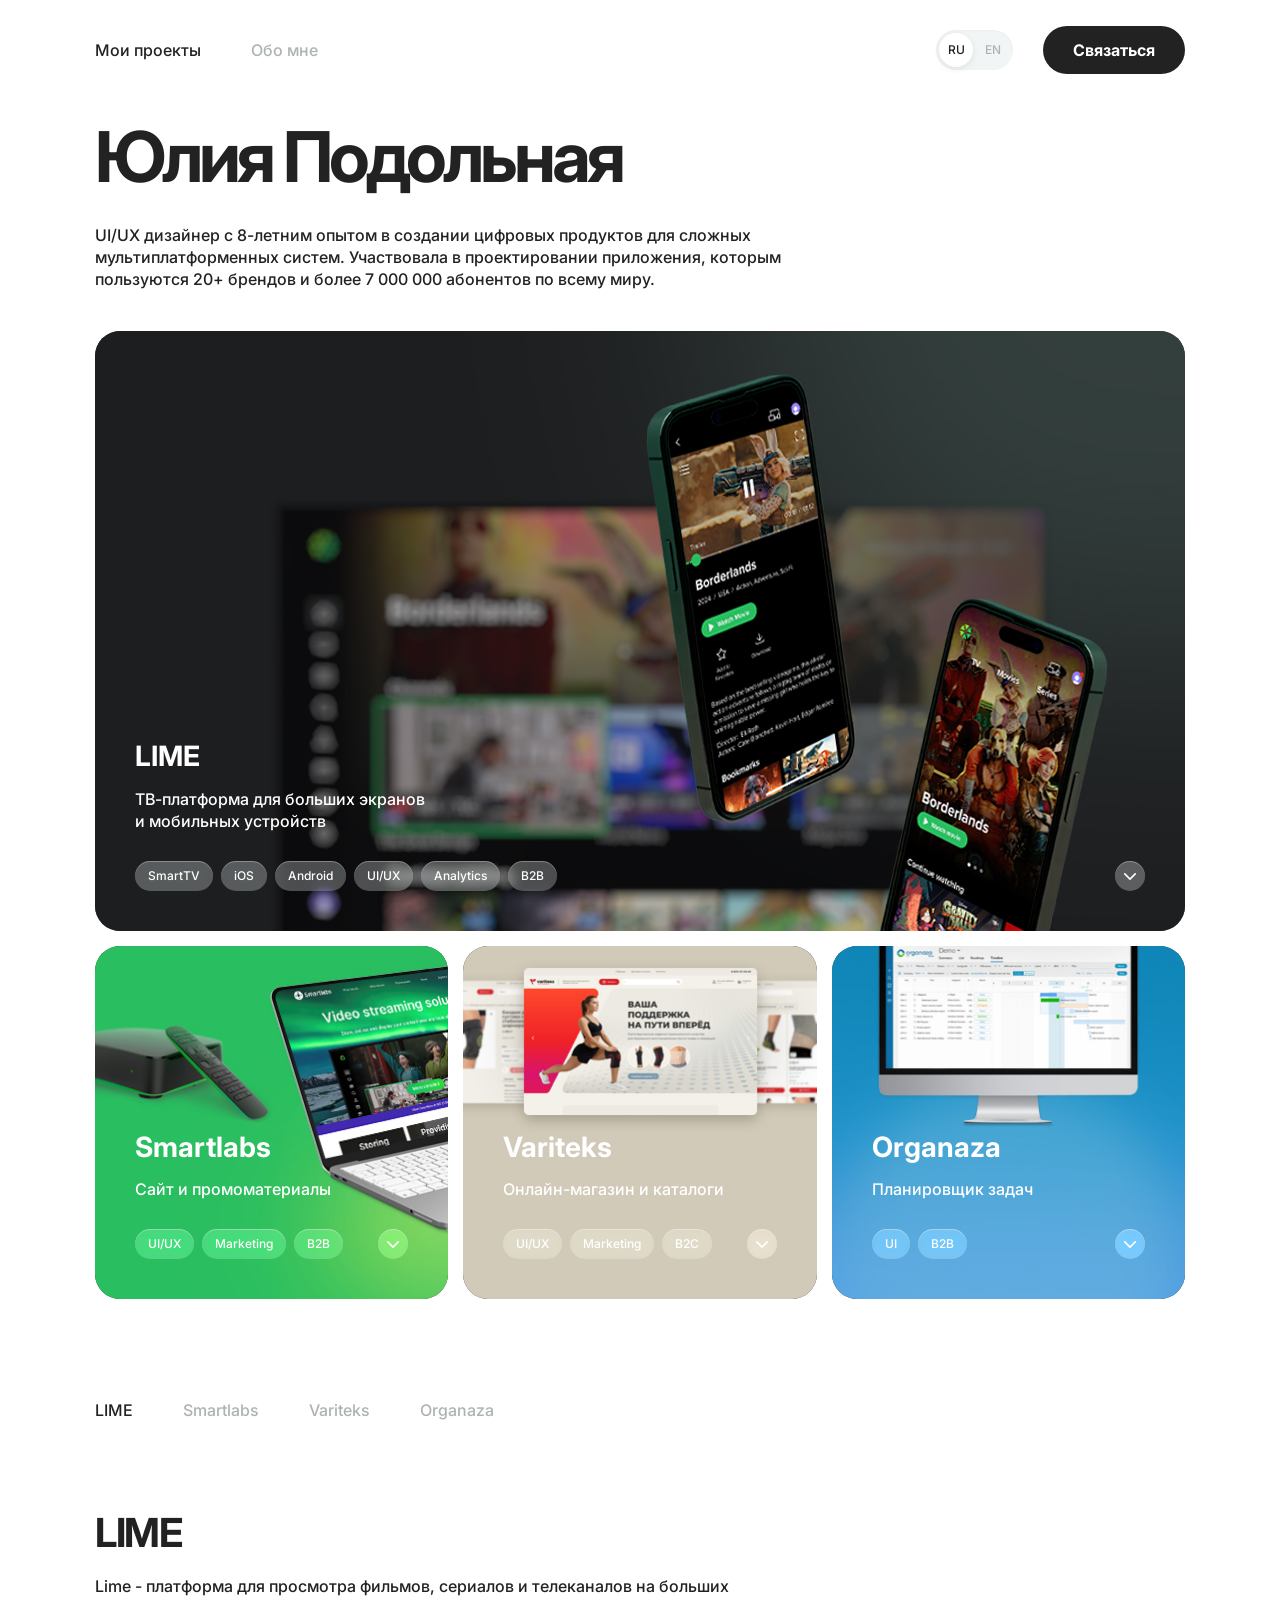
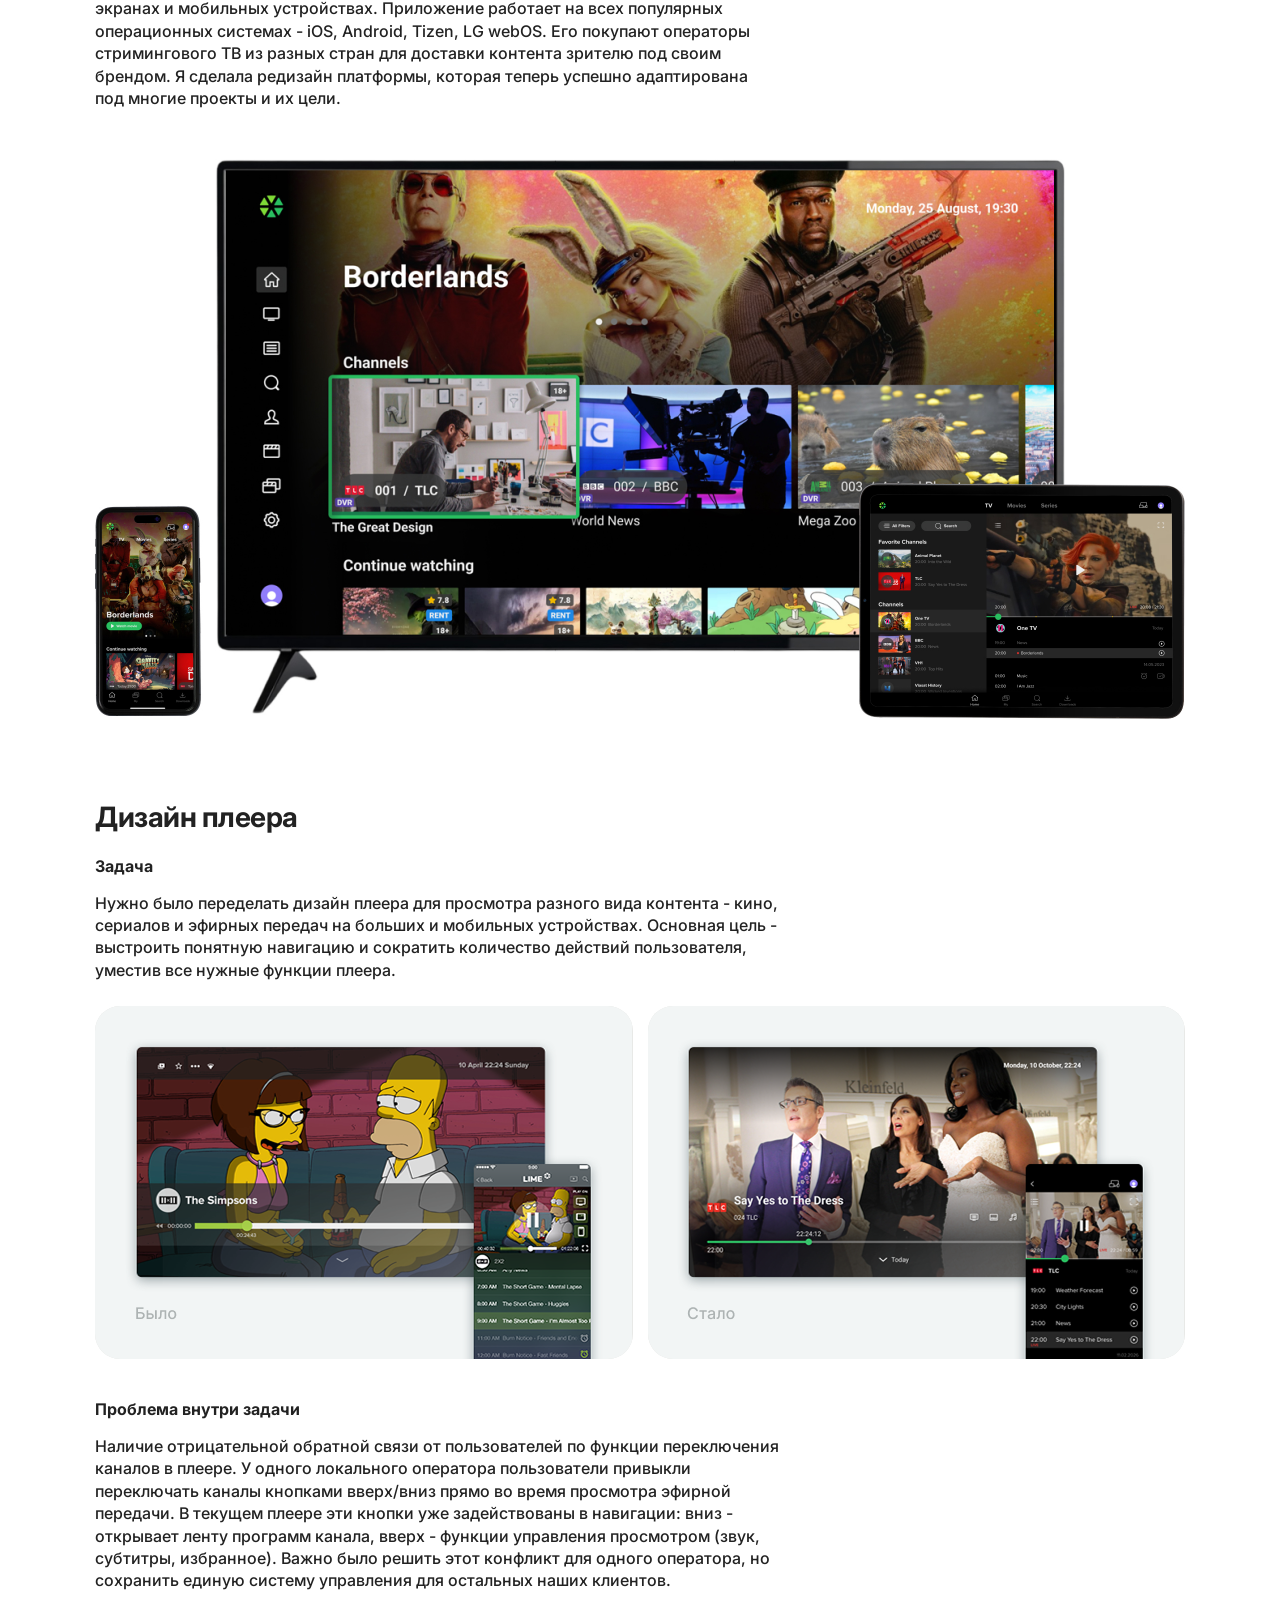
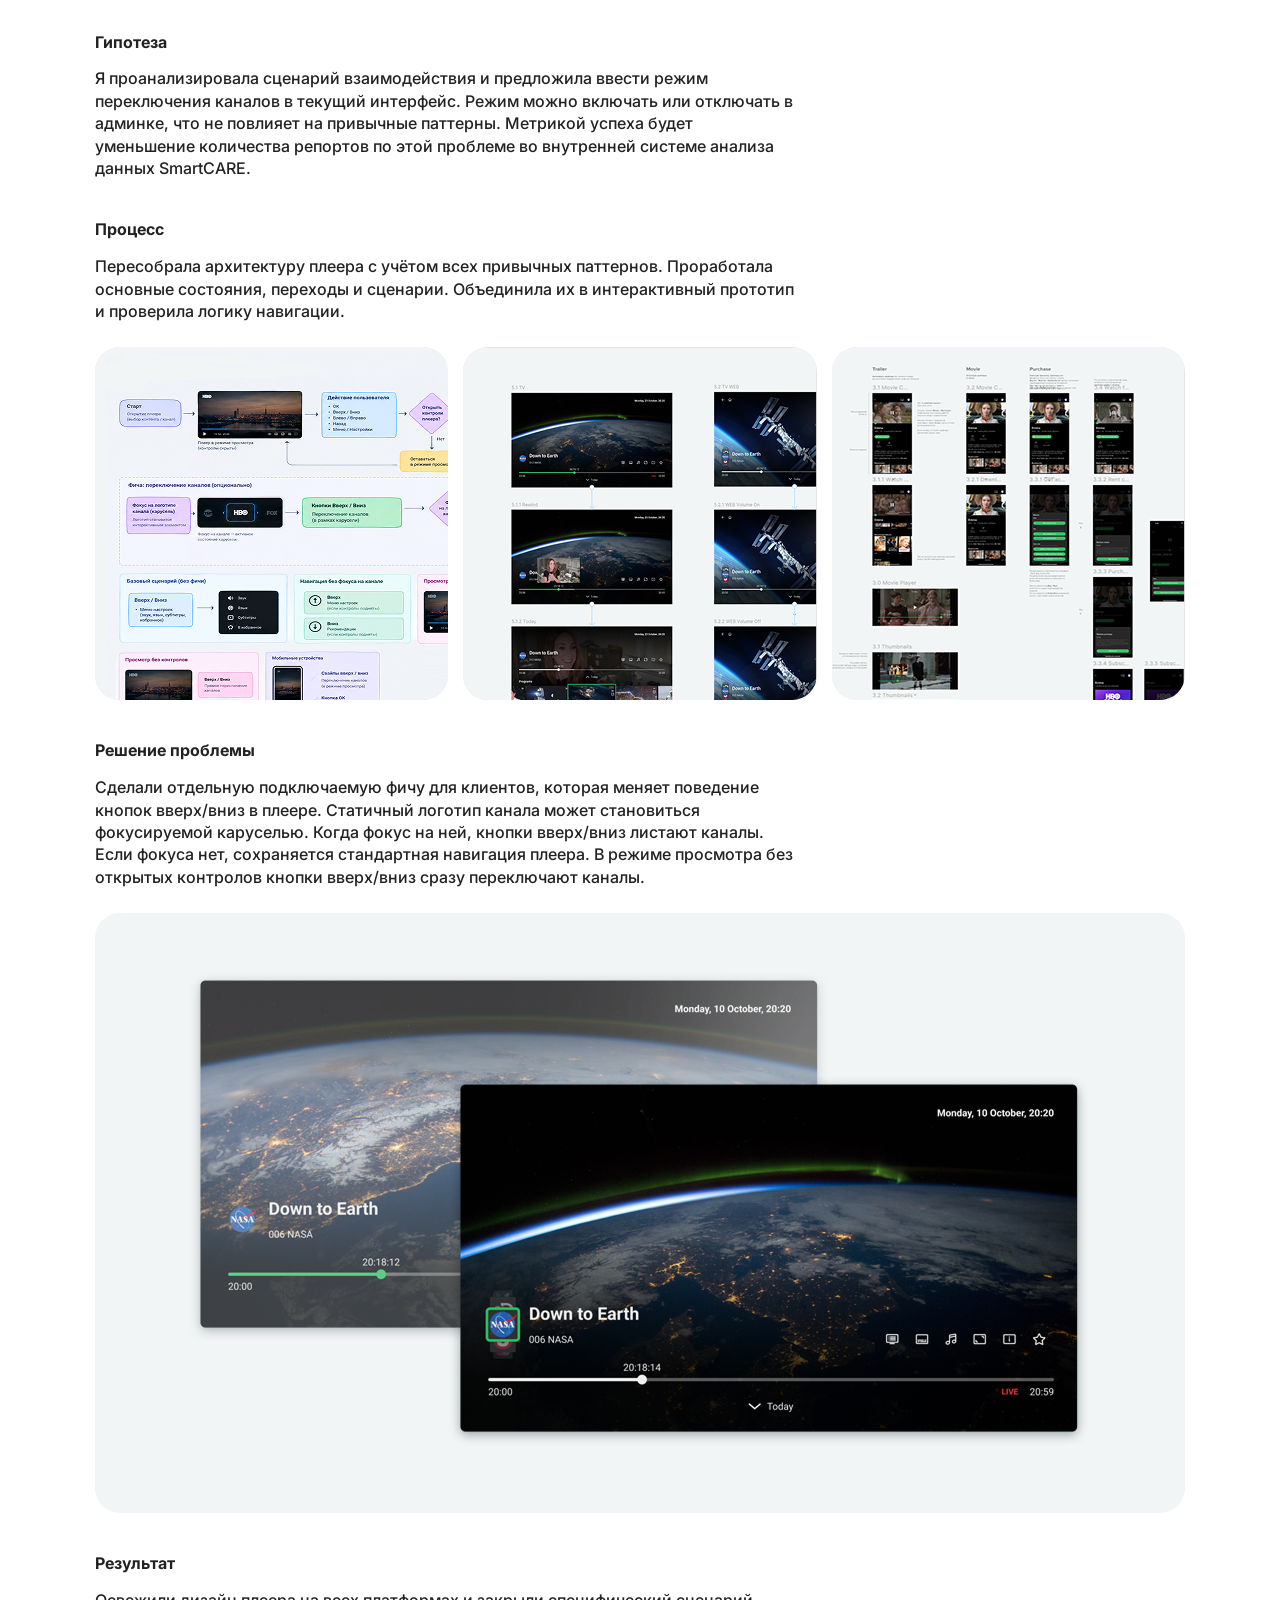
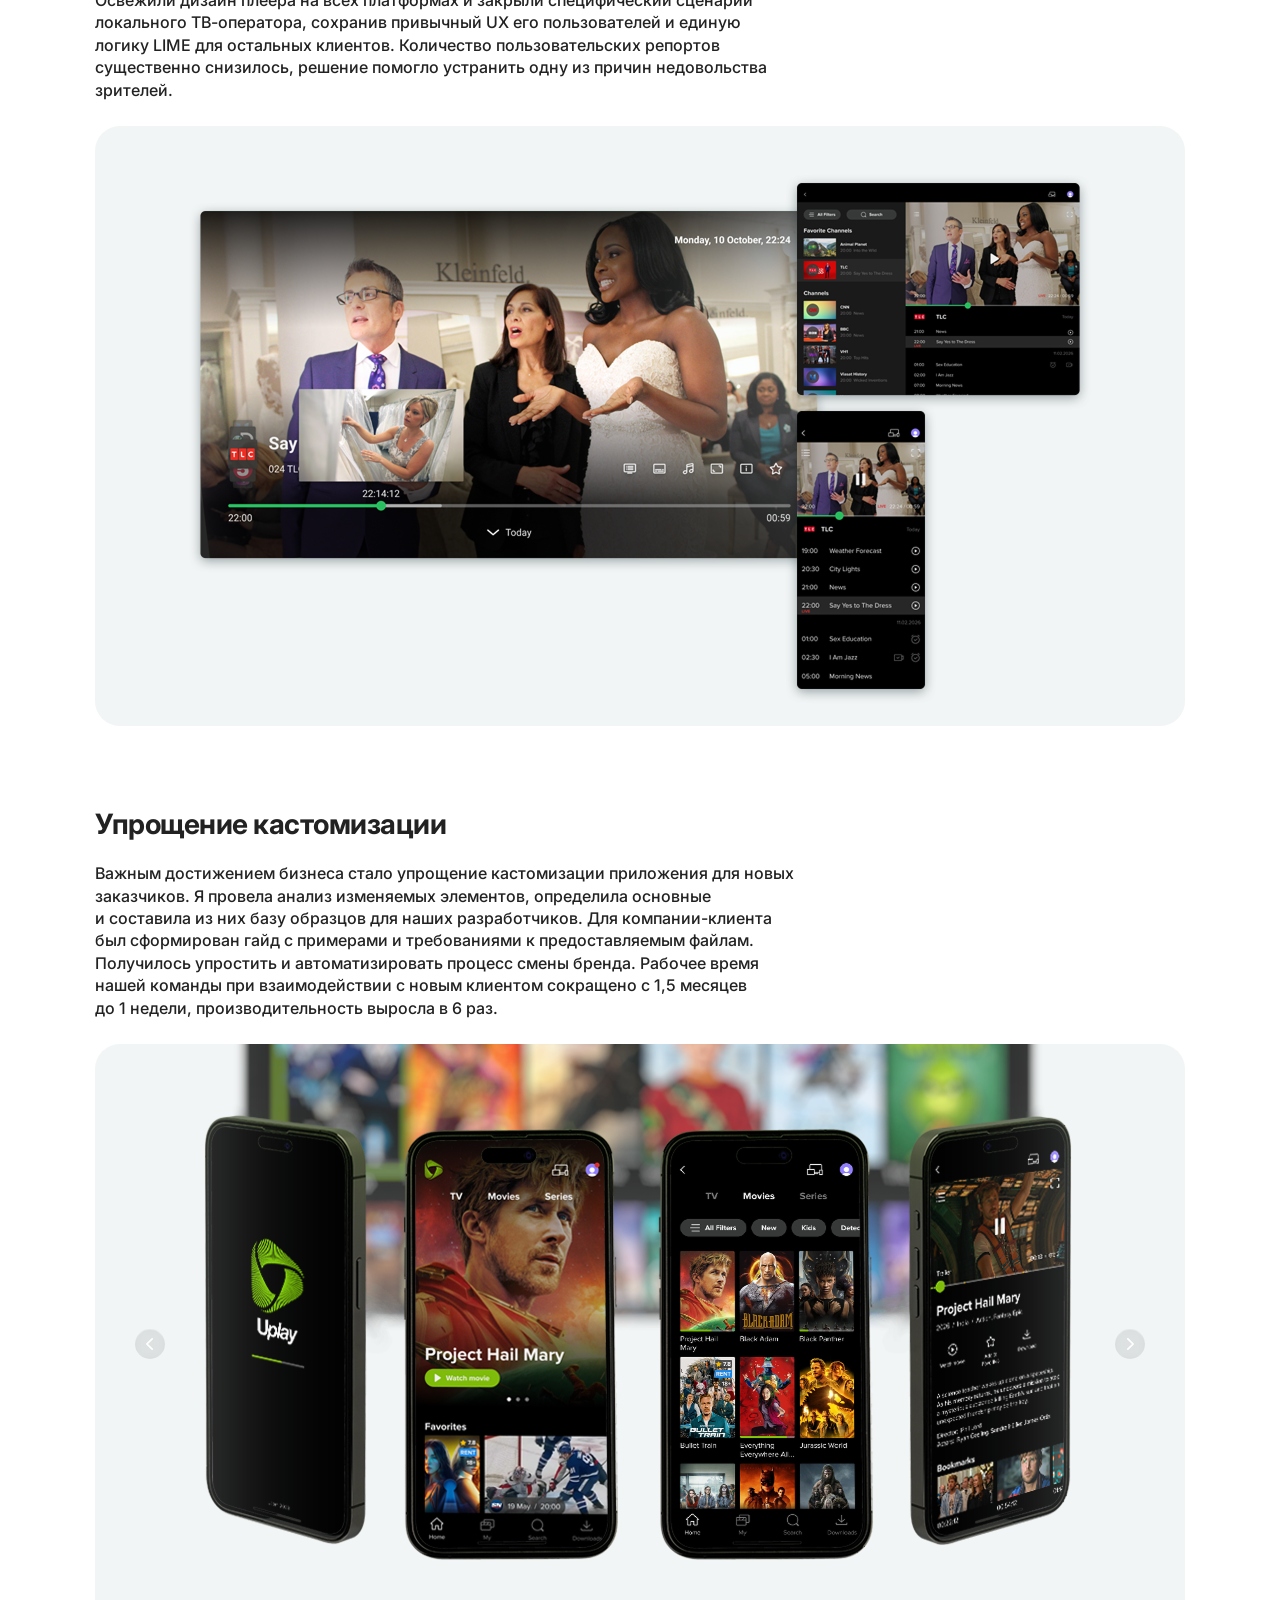
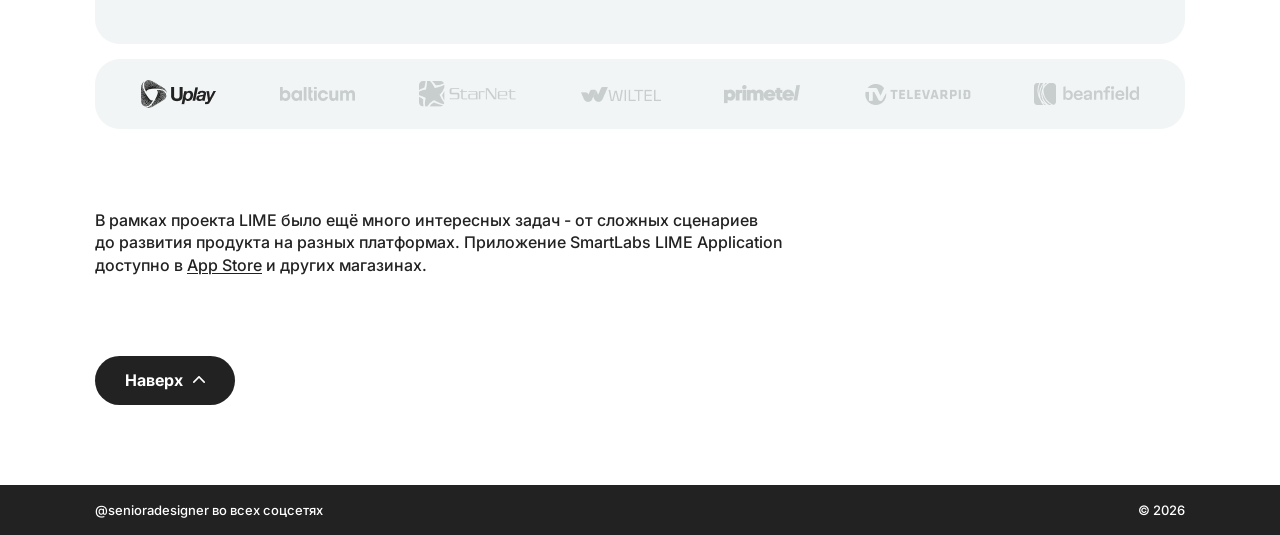
<file: index.html>
<!DOCTYPE html>
<html lang="ru">
<head>
  <meta charset="UTF-8">
  <meta name="viewport" content="width=device-width, initial-scale=1.0">
  <title>Юлия Подольная — UI/UX Designer & Art Director</title>
  <link rel="preconnect" href="https://fonts.googleapis.com">
  <link rel="preconnect" href="https://fonts.gstatic.com" crossorigin>
  <link href="https://fonts.googleapis.com/css2?family=Inter:wght@400;500;600;700&display=swap" rel="stylesheet">
  <link rel="stylesheet" href="style.css">
</head>
<body>

  <header class="header" id="top">
    <div class="header-inner">
      <nav class="nav">
        <a href="index.html" class="active">Мои проекты</a>
        <a href="about.html">Обо мне</a>
      </nav>
      <div class="header-actions">
        <div class="languages">
          <button class="active" type="button">RU</button>
          <a href="index-en.html" class="lang-link">EN</a>
        </div>
        <a class="contact-button" href="#contact">Связаться</a>
      </div>
    </div>
  </header>

  <main class="container">
    <section class="intro">
      <h1>Юлия Подольная</h1>
      <p class="intro-description">
        UI/UX дизайнер с 8-летним опытом в создании цифровых продуктов для сложных мультиплатформенных систем. Участвовала в проектировании приложения, которым пользуются 20+ брендов и более 7 000 000 абонентов по всему миру.
      </p>
    </section>

    <!-- Сетка карточек проектов -->
    <section class="project-grid" aria-label="Избранные проекты">
      <!-- LIME -->
      <a class="project-card featured" href="#case-section" data-target="lime">
        <img class="card-image" src="assets/lime-cover.jpg" alt="LIME">
        <div>
          <h2 class="project-title">LIME</h2>
          <p class="project-subtitle">ТВ-платформа для больших экранов<br>и мобильных устройств</p>
        </div>
        <div class="project-bottom">
          <div class="tags">
            <span class="tag">SmartTV</span><span class="tag">iOS</span>
            <span class="tag">Android</span><span class="tag">UI/UX</span>
            <span class="tag">Analytics</span><span class="tag">B2B</span>
          </div>
          <span class="arrow">
            <svg width="12" height="10" viewBox="0 0 12 10" fill="none" xmlns="http://www.w3.org/2000/svg">
              <path d="M5.99153 7.00288L1.38196 2.24062C1.06753 1.91983 0.550246 1.91983 0.23582 2.24062C-0.0786066 2.5614 -0.0786066 3.08913 0.23582 3.40991L5.4134 8.762C5.49454 8.83444 5.58582 8.89652 5.68725 8.93791C5.73796 8.95861 5.78868 8.95861 5.82925 8.96896C5.89011 8.9793 5.94082 9 5.99153 9C6.04225 9 6.09296 8.9793 6.15382 8.96896C6.20453 8.95861 6.25525 8.95861 6.29582 8.93791C6.39725 8.89652 6.48853 8.83444 6.56967 8.75165L11.7667 3.42023C11.929 3.25467 12 3.04771 12 2.83041C12 2.6131 11.9189 2.40615 11.7667 2.24059C11.4523 1.9198 10.935 1.9198 10.6206 2.24059L5.99153 7.00288Z" fill="currentColor"/>
            </svg>
          </span>
        </div>
      </a>

      <!-- Smartlabs -->
      <a class="project-card" href="#case-section" data-target="smartlabs">
        <img class="card-image" src="assets/smartlabs-cover.jpg" alt="Smartlabs">
        <div>
          <h2 class="project-title">Smartlabs</h2>
          <p class="project-subtitle">Сайт и промоматериалы</p>
        </div>
        <div class="project-bottom">
          <div class="tags">
            <span class="tag">UI/UX</span><span class="tag">Marketing</span>
            <span class="tag">B2B</span>
          </div>
          <span class="arrow">
            <svg width="12" height="10" viewBox="0 0 12 10" fill="none" xmlns="http://www.w3.org/2000/svg">
              <path d="M5.99153 7.00288L1.38196 2.24062C1.06753 1.91983 0.550246 1.91983 0.23582 2.24062C-0.0786066 2.5614 -0.0786066 3.08913 0.23582 3.40991L5.4134 8.762C5.49454 8.83444 5.58582 8.89652 5.68725 8.93791C5.73796 8.95861 5.78868 8.95861 5.82925 8.96896C5.89011 8.9793 5.94082 9 5.99153 9C6.04225 9 6.09296 8.9793 6.15382 8.96896C6.20453 8.95861 6.25525 8.95861 6.29582 8.93791C6.39725 8.89652 6.48853 8.83444 6.56967 8.75165L11.7667 3.42023C11.929 3.25467 12 3.04771 12 2.83041C12 2.6131 11.9189 2.40615 11.7667 2.24059C11.4523 1.9198 10.935 1.9198 10.6206 2.24059L5.99153 7.00288Z" fill="currentColor"/>
            </svg>
          </span>
        </div>
      </a>

      <!-- Variteks -->
      <a class="project-card" href="#case-section" data-target="variteks">
        <img class="card-image" src="assets/variteks-cover.jpg" alt="Variteks">
        <div>
          <h2 class="project-title">Variteks</h2>
          <p class="project-subtitle">Онлайн-магазин и каталоги</p>
        </div>
        <div class="project-bottom">
          <div class="tags">
            <span class="tag">UI/UX</span><span class="tag">Marketing</span>
            <span class="tag">B2C</span>
          </div>
          <span class="arrow">
            <svg width="12" height="10" viewBox="0 0 12 10" fill="none" xmlns="http://www.w3.org/2000/svg">
              <path d="M5.99153 7.00288L1.38196 2.24062C1.06753 1.91983 0.550246 1.91983 0.23582 2.24062C-0.0786066 2.5614 -0.0786066 3.08913 0.23582 3.40991L5.4134 8.762C5.49454 8.83444 5.58582 8.89652 5.68725 8.93791C5.73796 8.95861 5.78868 8.95861 5.82925 8.96896C5.89011 8.9793 5.94082 9 5.99153 9C6.04225 9 6.09296 8.9793 6.15382 8.96896C6.20453 8.95861 6.25525 8.95861 6.29582 8.93791C6.39725 8.89652 6.48853 8.83444 6.56967 8.75165L11.7667 3.42023C11.929 3.25467 12 3.04771 12 2.83041C12 2.6131 11.9189 2.40615 11.7667 2.24059C11.4523 1.9198 10.935 1.9198 10.6206 2.24059L5.99153 7.00288Z" fill="currentColor"/>
            </svg>
          </span>
        </div>
      </a>

      <!-- Organaza -->
      <a class="project-card" href="#case-section" data-target="organaza">
        <img class="card-image" src="assets/organaza-cover.jpg" alt="Organaza">
        <div>
          <h2 class="project-title">Organaza</h2>
          <p class="project-subtitle">Планировщик задач</p>
        </div>
        <div class="project-bottom">
          <div class="tags">
            <span class="tag">UI</span><span class="tag">B2B</span>
          </div>
          <span class="arrow">
            <svg width="12" height="10" viewBox="0 0 12 10" fill="none" xmlns="http://www.w3.org/2000/svg">
              <path d="M5.99153 7.00288L1.38196 2.24062C1.06753 1.91983 0.550246 1.91983 0.23582 2.24062C-0.0786066 2.5614 -0.0786066 3.08913 0.23582 3.40991L5.4134 8.762C5.49454 8.83444 5.58582 8.89652 5.68725 8.93791C5.73796 8.95861 5.78868 8.95861 5.82925 8.96896C5.89011 8.9793 5.94082 9 5.99153 9C6.04225 9 6.09296 8.9793 6.15382 8.96896C6.20453 8.95861 6.25525 8.95861 6.29582 8.93791C6.39725 8.89652 6.48853 8.83444 6.56967 8.75165L11.7667 3.42023C11.929 3.25467 12 3.04771 12 2.83041C12 2.6131 11.9189 2.40615 11.7667 2.24059C11.4523 1.9198 10.935 1.9198 10.6206 2.24059L5.99153 7.00288Z" fill="currentColor"/>
            </svg>
          </span>
        </div>
      </a>
    </section>

    <!-- Меню вкладок кейсов -->
    <nav class="project-tabs" id="project-tabs">
      <a href="#" class="active" data-target="lime">LIME</a>
      <a href="#" data-target="smartlabs">Smartlabs</a>
      <a href="#" data-target="variteks">Variteks</a>
      <a href="#" data-target="organaza">Organaza</a>
    </nav>

    <!-- КОНТЕЙНЕР ДЛЯ КЕЙСОВ (переключается JS) -->
    <div id="case-section" class="case-content-wrapper">
      
      <!-- КЕЙС LIME -->
      <div class="case-item active" id="case-lime">
        <h2>LIME</h2>
        <p class="case-intro">
          Lime - платформа для просмотра фильмов, сериалов и телеканалов на больших экранах и мобильных устройствах. Приложение работает на всех популярных операционных системах - iOS, Android, Tizen, LG webOS. Его покупают операторы стримингового ТВ из разных стран для доставки контента зрителю под своим брендом. Я сделала редизайн платформы, которая теперь успешно адаптирована<br>под многие проекты и их цели.
        </p>
        <div class="case-visual">
          <img class="visual-main" src="assets/lime-visual-main.jpg" alt="LIME Main">
        </div>

                <!-- ПОДЗАГОЛОВОК 1 -->
        <section class="case-section">
          <h3 class="case-title-large">Дизайн плеера</h3>
          
          <!-- Раздел: Дизайн плеера -->
          <div class="case-subsection">
            <h4>Задача</h4>
            <p>Нужно было переделать дизайн плеера для просмотра разного вида контента - кино, сериалов и эфирных передач на больших и мобильных устройствах. Основная цель - выстроить понятную навигацию и сократить количество действий пользователя, уместив все нужные функции плеера.</p>
            <div class="two-images">
              <div class="image-placeholder"><img src="assets/lime-task-1.jpg" alt="Player 1"></div>
              <div class="image-placeholder"><img src="assets/lime-task-2.jpg" alt="Player 2"></div>
            </div>
          </div>

          <!-- Раздел: Проблема -->
          <div class="case-subsection">
            <h4>Проблема внутри задачи</h4>
            <p>Наличие отрицательной обратной связи от пользователей по функции переключения каналов в плеере. У одного локального оператора пользователи привыкли переключать каналы кнопками вверх/вниз прямо во время просмотра эфирной передачи. В текущем плеере эти кнопки уже задействованы в навигации: вниз - открывает ленту программ канала, вверх - функции управления просмотром (звук, субтитры, избранное). Важно было решить этот конфликт для одного оператора, но сохранить единую систему управления для остальных наших клиентов.</p>
          </div>

          <!-- Раздел: Гипотеза -->
          <div class="case-subsection">
            <h4>Гипотеза</h4>
            <p>Я проанализировала сценарий взаимодействия и предложила ввести режим переключения каналов в текущий интерфейс. Режим можно включать или отключать в админке, что не повлияет на привычные паттерны. Метрикой успеха будет уменьшение количества репортов по этой проблеме во внутренней системе анализа данных SmartCARE.</p>
          </div>

          <!-- Раздел: Процесс -->
          <div class="case-subsection">
            <h4>Процесс</h4>
            <p>Пересобрала архитектуру плеера с учётом всех привычных паттернов. Проработала основные состояния, переходы и сценарии. Объединила их в интерактивный прототип и проверила логику навигации.</p>
            <div class="three-images">
              <div class="image-placeholder"><img src="assets/lime-problem-1.jpg" alt="Process 1"></div>
              <div class="image-placeholder"><img src="assets/lime-problem-2.jpg" alt="Process 2"></div>
              <div class="image-placeholder"><img src="assets/lime-problem-3.jpg" alt="Process 3"></div>
            </div>
          </div>

          <!-- Раздел: Решение проблемы -->
          <div class="case-subsection">
            <h4>Решение проблемы</h4>
            <p>Сделали отдельную подключаемую фичу для клиентов, которая меняет поведение кнопок вверх/вниз в плеере. Статичный логотип канала может становиться фокусируемой каруселью. Когда фокус на ней, кнопки вверх/вниз листают каналы. Если фокуса нет, сохраняется стандартная навигация плеера. В режиме просмотра без открытых контролов кнопки вверх/вниз сразу переключают каналы.</p>
            <div class="image-placeholder full-width-img h-600">
              <img src="assets/lime-solution.jpg" alt="Solution">
            </div>
          </div>

          <!-- Раздел: Результат -->
          <div class="case-subsection">
            <h4>Результат</h4>
            <p>Освежили дизайн плеера на всех платформах и закрыли специфический сценарий локального ТВ-оператора, сохранив привычный UX его пользователей и единую логику LIME для остальных клиентов. Количество пользовательских репортов существенно снизилось, решение помогло устранить одну из причин недовольства зрителей.</p>
            <div class="image-placeholder full-width-img h-600">
              <img src="assets/lime-result.jpg" alt="Result">
            </div>
          </div>
        </section>

        <section class="case-section">
          <h3 class="case-title-large">Упрощение кастомизации</h3>
          <p>Важным достижением бизнеса стало упрощение кастомизации приложения для новых заказчиков. Я провела анализ изменяемых элементов, определила основные<br>и составила из них базу образцов для наших разработчиков. Для компании-клиента был сформирован гайд с примерами и требованиями к предоставляемым файлам. Получилось упростить и автоматизировать процесс смены бренда. Рабочее время нашей команды при взаимодействии с новым клиентом сокращено с 1,5 месяцев<br>до 1 недели, производительность выросла в 6 раз.</p>
          
          <!-- Карусель -->
          <div class="carousel-wrapper">
            <div class="carousel-track" id="carouselTrack">
              <div class="carousel-slide active"><img src="assets/lime-customization-1.jpg" alt="Кастомизация 1"></div>
              <div class="carousel-slide"><img src="assets/lime-customization-2.jpg" alt="Кастомизация 2"></div>
              <div class="carousel-slide"><img src="assets/lime-customization-3.jpg" alt="Кастомизация 3"></div>
              <div class="carousel-slide"><img src="assets/lime-customization-4.jpg" alt="Кастомизация 4"></div>
              <div class="carousel-slide"><img src="assets/lime-customization-5.jpg" alt="Кастомизация 5"></div>
              <div class="carousel-slide"><img src="assets/lime-customization-6.jpg" alt="Кастомизация 6"></div>
              <div class="carousel-slide"><img src="assets/lime-customization-7.jpg" alt="Кастомизация 7"></div>
            </div>

            <button class="carousel-btn carousel-btn-prev" id="carouselPrev" aria-label="Предыдущий слайд">
              <svg class="icon-arrow" width="12" height="10" viewBox="0 0 12 10" fill="none" xmlns="http://www.w3.org/2000/svg">
                <path d="M5.99153 7.00288L1.38196 2.24062C1.06753 1.91983 0.550246 1.91983 0.23582 2.24062C-0.0786066 2.5614 -0.0786066 3.08913 0.23582 3.40991L5.4134 8.762C5.49454 8.83444 5.58582 8.89652 5.68725 8.93791C5.73796 8.95861 5.78868 8.95861 5.82925 8.96896C5.89011 8.9793 5.94082 9 5.99153 9C6.04225 9 6.09296 8.9793 6.15382 8.96896C6.20453 8.95861 6.25525 8.95861 6.29582 8.93791C6.39725 8.89652 6.48853 8.83444 6.56967 8.75165L11.7667 3.42023C11.929 3.25467 12 3.04771 12 2.83041C12 2.6131 11.9189 2.40615 11.7667 2.24059C11.4523 1.9198 10.935 1.9198 10.6206 2.24059L5.99153 7.00288Z" fill="currentColor"/>
              </svg>
            </button>
            <button class="carousel-btn carousel-btn-next" id="carouselNext" aria-label="Следующий слайд">
              <svg class="icon-arrow" width="12" height="10" viewBox="0 0 12 10" fill="none" xmlns="http://www.w3.org/2000/svg">
                <path d="M5.99153 7.00288L1.38196 2.24062C1.06753 1.91983 0.550246 1.91983 0.23582 2.24062C-0.0786066 2.5614 -0.0786066 3.08913 0.23582 3.40991L5.4134 8.762C5.49454 8.83444 5.58582 8.89652 5.68725 8.93791C5.73796 8.95861 5.78868 8.95861 5.82925 8.96896C5.89011 8.9793 5.94082 9 5.99153 9C6.04225 9 6.09296 8.9793 6.15382 8.96896C6.20453 8.95861 6.25525 8.95861 6.29582 8.93791C6.39725 8.89652 6.48853 8.83444 6.56967 8.75165L11.7667 3.42023C11.929 3.25467 12 3.04771 12 2.83041C12 2.6131 11.9189 2.40615 11.7667 2.24059C11.4523 1.9198 10.935 1.9198 10.6206 2.24059L5.99153 7.00288Z" fill="currentColor"/>
              </svg>
            </button>
          </div>

          <!-- Панель логотипов (табы) -->
          <div class="brand-logos-tabs" id="brandTabs">
            <button class="brand-tab active" data-index="0"><img src="assets/logo-1-dark.png" alt="Uplay" class="logo-dark"><img src="assets/logo-1-light.png" alt="Uplay" class="logo-light"></button>
            <button class="brand-tab" data-index="1"><img src="assets/logo-2-dark.png" alt="Balticum" class="logo-dark"><img src="assets/logo-2-light.png" alt="Balticum" class="logo-light"></button>
            <button class="brand-tab" data-index="2"><img src="assets/logo-3-dark.png" alt="StarNet" class="logo-dark"><img src="assets/logo-3-light.png" alt="StarNet" class="logo-light"></button>
            <button class="brand-tab" data-index="3"><img src="assets/logo-4-dark.png" alt="Wiltel" class="logo-dark"><img src="assets/logo-4-light.png" alt="Wiltel" class="logo-light"></button>
            <button class="brand-tab" data-index="4"><img src="assets/logo-5-dark.png" alt="Primetel" class="logo-dark"><img src="assets/logo-5-light.png" alt="Primetel" class="logo-light"></button>
            <button class="brand-tab" data-index="5"><img src="assets/logo-6-dark.png" alt="Televarp" class="logo-dark"><img src="assets/logo-6-light.png" alt="Televarp" class="logo-light"></button>
            <button class="brand-tab" data-index="6"><img src="assets/logo-7-dark.png" alt="Beanfield" class="logo-dark"><img src="assets/logo-7-light.png" alt="Beanfield" class="logo-light"></button>
          </div>

          <!-- Раздел: В рамках проекта LIME -->
          <section class="case-section">
          <p>В рамках проекта LIME было ещё много интересных задач - от сложных сценариев<br>до развития продукта на разных платформах. Приложение SmartLabs LIME Application доступно в <a href="https://apps.apple.com/ru/app/smartlabs-lime-application/id6444482491" target="_blank" rel="noopener">App Store</a> и других магазинах.</p>
        </section>

      </div>

      <!-- КЕЙС SMARTLABS -->
      <div class="case-item" id="case-smartlabs">
        <h2>Smartlabs</h2>
        <p class="case-intro">Smartlabs - компания, которая создаёт программные решения и инфраструктуру для сервисов цифрового ТВ, а также производит приставки. В роли арт-директора я выстраивала целостную визуальную систему бренда - от обновления фирменного стиля и сайта до презентаций, рекламы, социальных сетей и выставочных стендов. Одновременно работала над дизайном самостоятельно и координировала работу других специалистов, обеспечивая единый визуальный язык во всех точках контакта с брендом.</p>
        
        <div class="grid-masonry">
          <!-- Ряд 1: Широкая (2 колонки) + Квадратная (1 колонка) -->
          <div class="image-placeholder gm-wide"><img src="assets/sm-1.jpg" alt=""></div>
          <div class="image-placeholder gm-square"><img src="assets/sm-2.jpg" alt=""></div>
          
          <!-- Ряд 2: Три квадратные -->
          <div class="image-placeholder gm-square"><img src="assets/sm-3.jpg" alt=""></div>
          <div class="image-placeholder gm-square"><img src="assets/sm-4.jpg" alt=""></div>
          <div class="image-placeholder gm-square"><img src="assets/sm-5.jpg" alt=""></div>
          
          <!-- Ряд 3: Квадратная (1 колонка) + Широкая (2 колонки) -->
          <div class="image-placeholder gm-square"><img src="assets/sm-6.jpg" alt=""></div>
          <div class="image-placeholder gm-wide"><img src="assets/sm-7.jpg" alt=""></div>
        </div>

                <!-- ПОДЗАГОЛОВОК 1 -->
        <section class="case-section">
          <h3 class="case-title-large">Пример задачи</h3>
          
          <!-- Раздел: Сайт -->
          <div class="case-subsection">
            <h4>Сайт</h4>
            <p>Требовалось переработать сайт Smartlabs как основной инструмент презентации продуктов и решений компании. Пересобрать продуктовую структуру, сделать предложение понятным для потенциальных клиентов и выстроить более современную визуальную подачу.</p>
            <div class="two-images">
              <div class="image-placeholder"><img src="assets/sm-site-old.jpg" alt="Старый сайт"></div>
              <div class="image-placeholder"><img src="assets/sm-site-new.jpg" alt="Новый сайт"></div>
            </div>
          </div>

          <!-- Раздел: Проблема -->
          <div class="case-subsection">
            <h4>Проблема</h4>
            <p>Старый сайт был построен вокруг большого количества продуктов решений, которые последовательно перечислялись на главной странице сложным техническим языком. При этом между ними не было понятной иерархии, сложная система меню и подменю затрудняла навигацию. Для b2b-компании это становилось маркетинговой проблемой. Сайт не помогал менеджерам быстро направлять клиента к нужной информации.</p>
          </div>

          <!-- Раздел: Процесс -->
          <div class="case-subsection">
            <h4>Процесс</h4>
            <p>На первом этапе я пересобрала продуктовую структуру сайта с точки зрения маркетинга: объединила продукты и решения в понятные группы, упростила меню и выстроила новую иерархию разделов.</p>
            <p>Для ключевых страниц самостоятельно проработала содержание: сформулировала тексты и объяснила простым языком, что представляет собой каждый продукт, какие задачи он решает и для кого предназначен.</p>
            <p>После этого перевела новую маркетинговую структуру в UX и UI: спроектировала навигацию, иерархию страниц и обновила визуальную систему сайта.</p>
            <div class="three-images">
              <div class="image-placeholder"><img src="assets/sm-process-1.jpg" alt="Процесс 1"></div>
              <div class="image-placeholder"><img src="assets/sm-process-2.jpg" alt="Процесс 2"></div>
              <div class="image-placeholder"><img src="assets/sm-process-3.jpg" alt="Процесс 3"></div>
            </div>
          </div>

          <!-- Раздел: Результат -->
          <div class="case-subsection">
            <h4>Результат</h4>
            <p>Продукты и решения стали представлены в виде отдельных визуальных модулей - кубиков, баннеров, cta-элементов. Такая модульная структура позволила легко менять состав и порядок блоков на главной странице и адаптировать её под сезонные задачи бизнеса. Обновлённая система сделала сайт более удобным инструментом для продаж.</p>
            <p><a href="https://web.archive.org/web/20221201061248/https://www.smartlabs.tv/en/" target="_blank" rel="noopener">smartlabs.tv</a></p>
            
            <!-- Карусель Smartlabs -->
            <div class="carousel-wrapper">
              <div class="carousel-track" id="smartlabsTrack">
                <div class="carousel-slide active"><img src="assets/sm-carousel-1.jpg" alt="Smartlabs 1"></div>
                <div class="carousel-slide"><img src="assets/sm-carousel-2.jpg" alt="Smartlabs 2"></div>
                <div class="carousel-slide"><img src="assets/sm-carousel-3.jpg" alt="Smartlabs 3"></div>
                <div class="carousel-slide"><img src="assets/sm-carousel-4.jpg" alt="Smartlabs 4"></div>
              </div>
              <button class="carousel-btn carousel-btn-prev" id="smCarouselPrev" aria-label="Предыдущий слайд">
                <svg class="icon-arrow" width="12" height="10" viewBox="0 0 12 10" fill="none" xmlns="http://www.w3.org/2000/svg"><path d="M5.99153 7.00288L1.38196 2.24062C1.06753 1.91983 0.550246 1.91983 0.23582 2.24062C-0.0786066 2.5614 -0.0786066 3.08913 0.23582 3.40991L5.4134 8.762C5.49454 8.83444 5.58582 8.89652 5.68725 8.93791C5.73796 8.95861 5.78868 8.95861 5.82925 8.96896C5.89011 8.9793 5.94082 9 5.99153 9C6.04225 9 6.09296 8.9793 6.15382 8.96896C6.20453 8.95861 6.25525 8.95861 6.29582 8.93791C6.39725 8.89652 6.48853 8.83444 6.56967 8.75165L11.7667 3.42023C11.929 3.25467 12 3.04771 12 2.83041C12 2.6131 11.9189 2.40615 11.7667 2.24059C11.4523 1.9198 10.935 1.9198 10.6206 2.24059L5.99153 7.00288Z" fill="currentColor"/></svg>
              </button>
              <button class="carousel-btn carousel-btn-next" id="smCarouselNext" aria-label="Следующий слайд">
                <svg class="icon-arrow" width="12" height="10" viewBox="0 0 12 10" fill="none" xmlns="http://www.w3.org/2000/svg"><path d="M5.99153 7.00288L1.38196 2.24062C1.06753 1.91983 0.550246 1.91983 0.23582 2.24062C-0.0786066 2.5614 -0.0786066 3.08913 0.23582 3.40991L5.4134 8.762C5.49454 8.83444 5.58582 8.89652 5.68725 8.93791C5.73796 8.95861 5.78868 8.95861 5.82925 8.96896C5.89011 8.9793 5.94082 9 5.99153 9C6.04225 9 6.09296 8.9793 6.15382 8.96896C6.20453 8.95861 6.25525 8.95861 6.29582 8.93791C6.39725 8.89652 6.48853 8.83444 6.56967 8.75165L11.7667 3.42023C11.929 3.25467 12 3.04771 12 2.83041C12 2.6131 11.9189 2.40615 11.7667 2.24059C11.4523 1.9198 10.935 1.9198 10.6206 2.24059L5.99153 7.00288Z" fill="currentColor"/></svg>
              </button>
            </div>
          </div>
        </section>

        <!-- Финальный текст -->
        <section class="case-section">
          <p>Проект Smartlabs позволил мне развить применить разносторонние навыки в сфере дизайна. Я создавала иллюстрации и лендинги, верстала материалы для печати, придумывала креативные рекламные концепции, готовила технические схемы для производства. В последний год работы я плотно занималась видеопрезентациями для социальных сетей: придумывала и оформляла визуальную подачу, снимала и монтировала контент. Внутри компании я выросла из штатного графического дизайнера в креативного IT-специалиста с продуктовым мышлением.</p>
        </section>

      </div>


      <!-- КЕЙС VARITEKS -->
      <div class="case-item" id="case-variteks">
        <h2>Variteks</h2>
        <p class="case-intro">Variteks - турецкий производитель и продавец медицинских ортопедических изделий. Для российского дистрибьютора я разработала онлайн-магазин бренда, а также занималась сопутствующими материалами: верстала печатные каталоги, флаеры, оформляла визитки и другую полиграфию.</p>
        
        <div class="grid-masonry" style="margin-top: 40px;">
          <!-- Широкая картинка (2 колонки) -->
          <div class="image-placeholder gm-wide"><img src="assets/variteks-top-wide.jpg" alt="Variteks Top Wide"></div>
          <!-- Квадратная картинка (1 колонка) -->
          <div class="image-placeholder gm-square"><img src="assets/variteks-top-square.jpg" alt="Variteks Top Square"></div>
        </div>

                <!-- ПОДЗАГОЛОВОК 1 -->
        <section class="case-section">
          <h3 class="case-title-large">Пример задачи</h3>
          
          <!-- Раздел: Онлайн-магазин -->
          <div class="case-subsection">
            <h4>Онлайн-магазин</h4>
            <p>Нужно было создать понятный сайт-каталог с возможностью быстро найти ортопедическое изделие и оформить заказ.</p>
            <div class="two-images">
              <div class="image-placeholder"><img src="assets/var-before.jpg" alt="Было"></div>
              <div class="image-placeholder"><img src="assets/var-after.jpg" alt="Стало"></div>
            </div>
          </div>

                  <!-- Раздел: Проблема -->
          <div class="case-subsection">
            <h4>Проблема</h4>
            <p>Существующая турецкая версия сайта не давала понятной структуры каталога. Система фильтрации работала неудобно: товары и параметры существовали без четкой логики, найти подходящее изделие было сложно.</p>
          </div>

          <!-- Раздел: Процесс -->
          <div class="case-subsection">
            <h4>Процесс</h4>
            <p>Пересобрала структуру каталога и систему фильтрации с учётом характеристик товаров. Объединила взаимосвязанные группы и выстроила систему пересечения и объединения множеств, чтобы пользователь мог последовательно сужать или расширять выдачу. На этой основе спроектировала основные сценарии онлайн-магазина, а далее собрала целостную визуальную систему.</p>
            <div class="image-placeholder img-353" style="margin-top: 30px; background: #eaeae7;">
              <img src="assets/var-process.jpg" alt="Процесс Variteks">
            </div>
          </div>

          <!-- Раздел: Результат -->
          <div class="case-subsection">
            <h4>Результат</h4>
            <p>Получился простой и понятный онлайн-магазин с логичной структурой каталога и удобной системой фильтрации. Параллельно сформировался фирменный стиль для презентации бренда в России.</p>
            <p><a href="https://fortisorto.ru/" target="_blank">fortisorto.ru</a></p>
            
            <!-- Карусель Variteks -->
            <div class="carousel-wrapper">
              <div class="carousel-track" id="variteksTrack">
                <div class="carousel-slide active"><img src="assets/var-result-1.jpg" alt="Variteks 1"></div>
                <div class="carousel-slide"><img src="assets/var-result-2.jpg" alt="Variteks 2"></div>
                <div class="carousel-slide"><img src="assets/var-result-3.jpg" alt="Variteks 3"></div>
              </div>
              <button class="carousel-btn carousel-btn-prev" id="varCarouselPrev" aria-label="Предыдущий слайд">
                <svg class="icon-arrow" width="12" height="10" viewBox="0 0 12 10" fill="none" xmlns="http://www.w3.org/2000/svg"><path d="M5.99153 7.00288L1.38196 2.24062C1.06753 1.91983 0.550246 1.91983 0.23582 2.24062C-0.0786066 2.5614 -0.0786066 3.08913 0.23582 3.40991L5.4134 8.762C5.49454 8.83444 5.58582 8.89652 5.68725 8.93791C5.73796 8.95861 5.78868 8.95861 5.82925 8.96896C5.89011 8.9793 5.94082 9 5.99153 9C6.04225 9 6.09296 8.9793 6.15382 8.96896C6.20453 8.95861 6.25525 8.95861 6.29582 8.93791C6.39725 8.89652 6.48853 8.83444 6.56967 8.75165L11.7667 3.42023C11.929 3.25467 12 3.04771 12 2.83041C12 2.6131 11.9189 2.40615 11.7667 2.24059C11.4523 1.9198 10.935 1.9198 10.6206 2.24059L5.99153 7.00288Z" fill="currentColor"/></svg>
              </button>
              <button class="carousel-btn carousel-btn-next" id="varCarouselNext" aria-label="Следующий слайд">
                <svg class="icon-arrow" width="12" height="10" viewBox="0 0 12 10" fill="none" xmlns="http://www.w3.org/2000/svg"><path d="M5.99153 7.00288L1.38196 2.24062C1.06753 1.91983 0.550246 1.91983 0.23582 2.24062C-0.0786066 2.5614 -0.0786066 3.08913 0.23582 3.40991L5.4134 8.762C5.49454 8.83444 5.58582 8.89652 5.68725 8.93791C5.73796 8.95861 5.78868 8.95861 5.82925 8.96896C5.89011 8.9793 5.94082 9 5.99153 9C6.04225 9 6.09296 8.9793 6.15382 8.96896C6.20453 8.95861 6.25525 8.95861 6.29582 8.93791C6.39725 8.89652 6.48853 8.83444 6.56967 8.75165L11.7667 3.42023C11.929 3.25467 12 3.04771 12 2.83041C12 2.6131 11.9189 2.40615 11.7667 2.24059C11.4523 1.9198 10.935 1.9198 10.6206 2.24059L5.99153 7.00288Z" fill="currentColor"/></svg>
              </button>
            </div>
          </div>
        </section>

      </div>


      <!-- КЕЙС ORGANAZA -->
      <div class="case-item" id="case-organaza">
        <h2>Organaza</h2>
        <p class="case-intro">Organaza - система управления проектами и задачами с декомпозицией заданий, планированием и визуализацией рабочих процессов. Я отвечала за UI продукта: разработала визуальный стиль и интерфейсы основных экранов системы.</p>
        
        <div class="image-placeholder full-width-img" style="margin-top: 40px;">
            <img src="assets/org-top.jpg" alt="Organaza Top">
        </div>

                <section class="case-section">
          <h3 class="case-title-large">Задача</h3>
          <p>Требовалось создать понятный и цельный визуальный язык для сложного рабочего инструмента. Большое количество информации и функций должны быть удобно представлены для ежедневной работы.</p>
          
          <!-- Раздел: Процесс -->
          <div class="case-subsection" style="margin-top: 40px;">
            <h4>Процесс</h4>
            <p>Изучала аналоги и прототипы. Определила визуальное направление продукта - принципы работы интерфейса, цветовую палитру, типографику, стили элементов. На этой основе прорабатывала основные экраны и состояния системы.</p>
          </div>

          <!-- Раздел: Результат -->
          <div class="case-subsection">
            <h4>Результат</h4>
            <p>Получился цельный интерфейс для сложной системы управления проектами. Объёмные данные, задачи и настройки удалось организовать в едином стиле без ощущения перегруженности.</p>
            <p><a href="https://web.archive.org/web/20191209174507/https://organaza.com/" target="_blank">organaza.com</a></p>
            
            <!-- Карусель Organaza -->
            <div class="carousel-wrapper">
              <div class="carousel-track" id="organazaTrack">
                <div class="carousel-slide active"><img src="assets/org-result-1.jpg" alt="Organaza 1"></div>
                <div class="carousel-slide"><img src="assets/org-result-2.jpg" alt="Organaza 2"></div>
                <div class="carousel-slide"><img src="assets/org-result-3.jpg" alt="Organaza 3"></div>
              </div>
              <button class="carousel-btn carousel-btn-prev" id="orgCarouselPrev" aria-label="Предыдущий слайд">
                <svg class="icon-arrow" width="12" height="10" viewBox="0 0 12 10" fill="none" xmlns="http://www.w3.org/2000/svg"><path d="M5.99153 7.00288L1.38196 2.24062C1.06753 1.91983 0.550246 1.91983 0.23582 2.24062C-0.0786066 2.5614 -0.0786066 3.08913 0.23582 3.40991L5.4134 8.762C5.49454 8.83444 5.58582 8.89652 5.68725 8.93791C5.73796 8.95861 5.78868 8.95861 5.82925 8.96896C5.89011 8.9793 5.94082 9 5.99153 9C6.04225 9 6.09296 8.9793 6.15382 8.96896C6.20453 8.95861 6.25525 8.95861 6.29582 8.93791C6.39725 8.89652 6.48853 8.83444 6.56967 8.75165L11.7667 3.42023C11.929 3.25467 12 3.04771 12 2.83041C12 2.6131 11.9189 2.40615 11.7667 2.24059C11.4523 1.9198 10.935 1.9198 10.6206 2.24059L5.99153 7.00288Z" fill="currentColor"/></svg>
              </button>
              <button class="carousel-btn carousel-btn-next" id="orgCarouselNext" aria-label="Следующий слайд">
                <svg class="icon-arrow" width="12" height="10" viewBox="0 0 12 10" fill="none" xmlns="http://www.w3.org/2000/svg"><path d="M5.99153 7.00288L1.38196 2.24062C1.06753 1.91983 0.550246 1.91983 0.23582 2.24062C-0.0786066 2.5614 -0.0786066 3.08913 0.23582 3.40991L5.4134 8.762C5.49454 8.83444 5.58582 8.89652 5.68725 8.93791C5.73796 8.95861 5.78868 8.95861 5.82925 8.96896C5.89011 8.9793 5.94082 9 5.99153 9C6.04225 9 6.09296 8.9793 6.15382 8.96896C6.20453 8.95861 6.25525 8.95861 6.29582 8.93791C6.39725 8.89652 6.48853 8.83444 6.56967 8.75165L11.7667 3.42023C11.929 3.25467 12 3.04771 12 2.83041C12 2.6131 11.9189 2.40615 11.7667 2.24059C11.4523 1.9198 10.935 1.9198 10.6206 2.24059L5.99153 7.00288Z" fill="currentColor"/></svg>
              </button>
            </div>
          </div>
        </section>

      </div>

    </div> <!-- /case-content-wrapper -->

    <div class="back-to-top-wrapper">
      <button class="back-to-top" id="backToTop" type="button">
        Наверх
        <svg class="icon-arrow-up" width="12" height="10" viewBox="0 0 12 10" fill="none" xmlns="http://www.w3.org/2000/svg">
          <path d="M5.99153 7.00288L1.38196 2.24062C1.06753 1.91983 0.550246 1.91983 0.23582 2.24062C-0.0786066 2.5614 -0.0786066 3.08913 0.23582 3.40991L5.4134 8.762C5.49454 8.83444 5.58582 8.89652 5.68725 8.93791C5.73796 8.95861 5.78868 8.95861 5.82925 8.96896C5.89011 8.9793 5.94082 9 5.99153 9C6.04225 9 6.09296 8.9793 6.15382 8.96896C6.20453 8.95861 6.25525 8.95861 6.29582 8.93791C6.39725 8.89652 6.48853 8.83444 6.56967 8.75165L11.7667 3.42023C11.929 3.25467 12 3.04771 12 2.83041C12 2.6131 11.9189 2.40615 11.7667 2.24059C11.4523 1.9198 10.935 1.9198 10.6206 2.24059L5.99153 7.00288Z" fill="currentColor"/>
        </svg>
      </button>
    </div>

    <footer class="footer" id="contact">
      <div class="footer-bottom">
        <button class="copy-nickname" id="copyNickname" type="button">@senioradesigner во всех соцсетях</button>
        <span>© 2026</span>
      </div>
    </footer>
  </main>

    <!-- ПОПАП СВЯЗИ -->
  <div class="contact-popup-overlay" id="contactPopup">
    <div class="contact-popup">
      <button class="contact-popup-close" id="closePopup" aria-label="Закрыть">×</button>
      <h3 class="contact-popup-title">Как со мной связаться?</h3>
      
      <div class="contact-options">
        <!-- Почта -->
        <button class="contact-option" id="copyEmail">
          <div class="contact-option-icon">✉️</div>
          <div class="contact-option-text">
            <span class="contact-option-title">Email</span>
            <span class="contact-option-value">senioradesigner@gmail.com</span>
          </div>
        </button>

        <!-- Телеграм -->
        <a href="https://t.me/senioradesigner" target="_blank" rel="noopener" class="contact-option">
          <div class="contact-option-icon"><img src="assets/tg.png" alt="Telegram"></div>
          <div class="contact-option-text">
            <span class="contact-option-title">Telegram</span>
            <span class="contact-option-value">@senioradesigner</span>
          </div>
        </a>
      </div>
    </div>
  </div>

  <script src="script.js"></script>
</body>
</html>
</file>
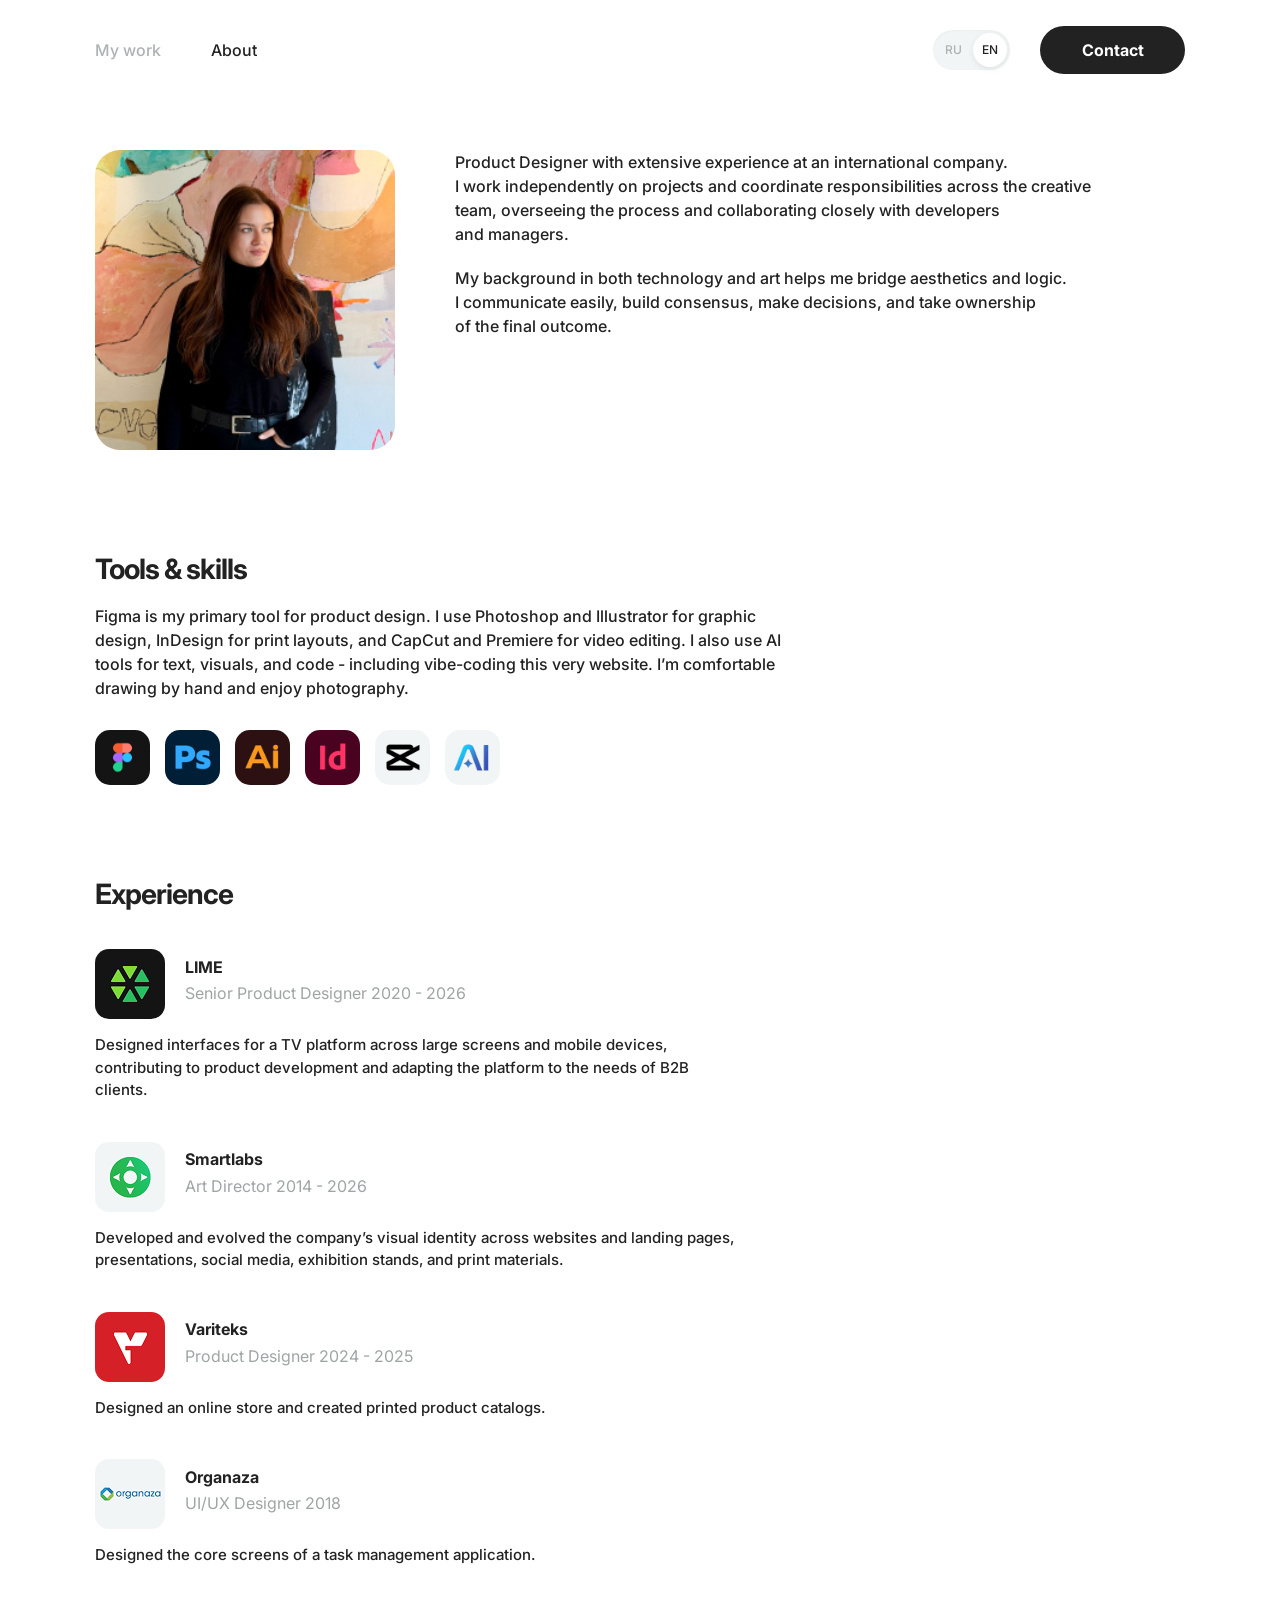
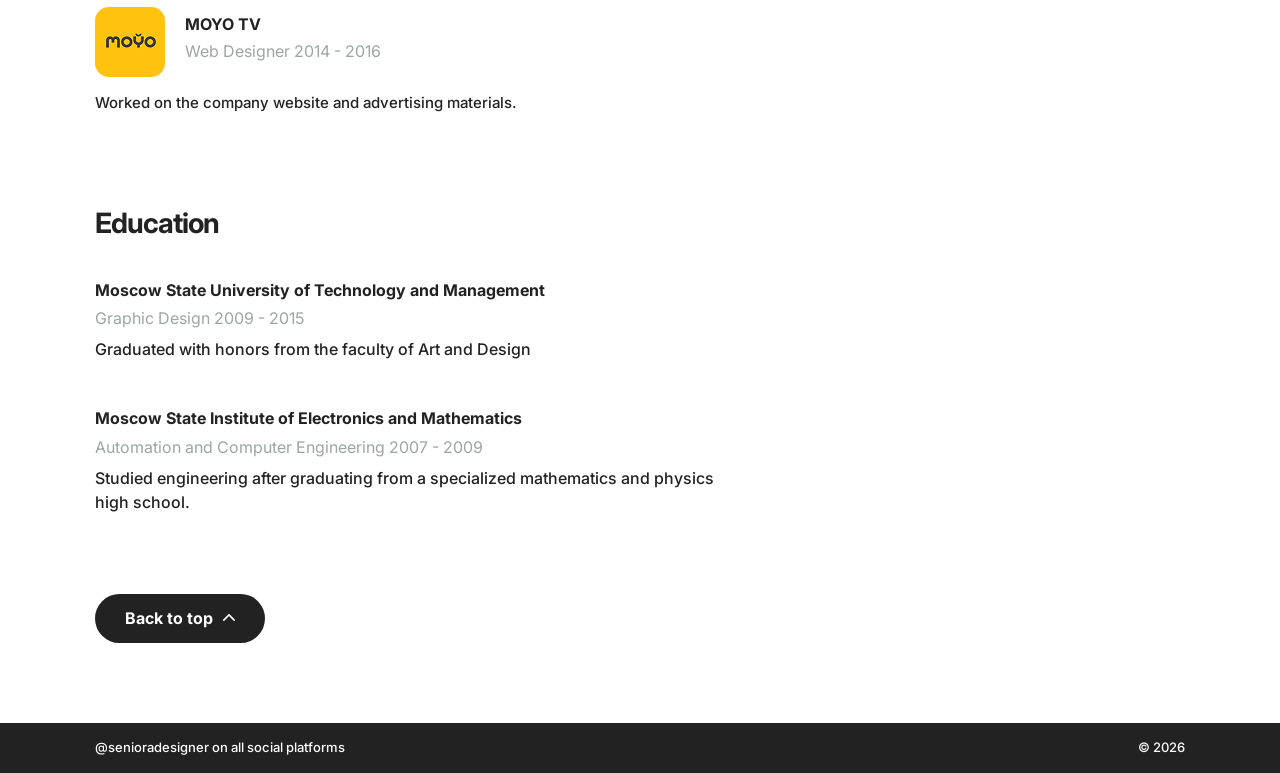
<file: about-en.html>
<!DOCTYPE html>
<html lang="en">
<head>
  <meta charset="UTF-8">
  <meta name="viewport" content="width=device-width, initial-scale=1.0">
  <title>About — Yulia Podolnaya</title>
  <link rel="preconnect" href="https://fonts.googleapis.com">
  <link rel="preconnect" href="https://fonts.gstatic.com" crossorigin>
  <link href="https://fonts.googleapis.com/css2?family=Inter:wght@400;500;600;700&display=swap" rel="stylesheet">
  <link rel="stylesheet" href="style.css">
</head>
<body>

  <header class="header" id="top">
    <div class="header-inner">
      <nav class="nav">
        <a href="index-en.html">My work</a>
        <a href="about-en.html" class="active">About</a>
      </nav>
      <div class="header-actions">
        <div class="languages">
          <a href="about.html" class="lang-link">RU</a>
          <button class="active" type="button">EN</button>
        </div>
        <a class="contact-button" href="#contact">Contact</a>
      </div>
    </div>
  </header>

  <main class="container about-page">
    
    <!-- Секция 1: Фото и интро -->
    <section class="about-hero">
      <div class="about-photo">
        <img src="assets/photo.jpg" alt="Юлия Подольная">
      </div>
      <div class="about-text">
        <p>Product Designer with extensive experience at an international company.<br>I work independently on projects and coordinate responsibilities across the creative team, overseeing the process and collaborating closely with developers<br>and managers.</p>
        <p>My background in both technology and art helps me bridge aesthetics and logic.<br>I communicate easily, build consensus, make decisions, and take ownership<br>of the final outcome.</p>
      </div>
    </section>

    <!-- Секция 2: Стек -->
    <section class="about-section">
      <h2 class="about-title">Tools & skills</h2>
      <p class="about-desc">Figma is my primary tool for product design. I use Photoshop and Illustrator for graphic design, InDesign for print layouts, and CapCut and Premiere for video editing. I also use AI tools for text, visuals, and code - including vibe-coding this very website. I’m comfortable drawing by hand and enjoy photography.</p>
      <div class="tech-stack">
        <img src="assets/icon-figma.svg" alt="Figma">
        <img src="assets/icon-ps.svg" alt="Photoshop">
        <img src="assets/icon-ai.svg" alt="Illustrator">
        <img src="assets/icon-id.svg" alt="InDesign">
        <img src="assets/icon-xd.svg" alt="Experience Design">
        <img src="assets/icon-ai-2.svg" alt="AI Tools">
      </div>
    </section>

    <!-- Секция 3: Проекты -->
    <section class="about-section">
      <h2 class="about-title">Experience</h2>
      
            <div class="about-projects-list">
        <!-- Проект 1 -->
        <div class="about-project-item">
          <div class="ap-icon"><img src="assets/icon-lime.png" alt="LIME"></div>
          <div class="ap-content">
            <div class="ap-header">
              <span class="ap-name">LIME</span>
              <span class="ap-role">Senior Product Designer 2020 - 2026</span>
            </div>
          </div>
          <p class="ap-desc">Designed interfaces for a TV platform across large screens and mobile devices, contributing to product development and adapting the platform to the needs of B2B clients.</p>
        </div>

        <!-- Проект 2 -->
        <div class="about-project-item">
          <div class="ap-icon"><img src="assets/icon-smartlabs.png" alt="Smartlabs"></div>
          <div class="ap-content">
            <div class="ap-header">
              <span class="ap-name">Smartlabs</span>
              <span class="ap-role">Art Director 2014 - 2026</span>
            </div>
          </div>
          <p class="ap-desc">Developed and evolved the company’s visual identity across websites and landing pages, presentations, social media, exhibition stands, and print materials.</p>
        </div>

        <!-- Проект 3 -->
        <div class="about-project-item">
          <div class="ap-icon"><img src="assets/icon-variteks.png" alt="Variteks"></div>
          <div class="ap-content">
            <div class="ap-header">
              <span class="ap-name">Variteks</span>
              <span class="ap-role">Product Designer 2024 - 2025</span>
            </div>
          </div>
          <p class="ap-desc">Designed an online store and created printed product catalogs.</p>
        </div>

        <!-- Проект 4 -->
        <div class="about-project-item">
          <div class="ap-icon"><img src="assets/icon-organaza.png" alt="Organaza"></div>
          <div class="ap-content">
            <div class="ap-header">
              <span class="ap-name">Organaza</span>
              <span class="ap-role">UI/UX Designer 2018</span>
            </div>
          </div>
          <p class="ap-desc">Designed the core screens of a task management application.</p>
        </div>

        <!-- Проект 5 -->
        <div class="about-project-item">
          <div class="ap-icon"><img src="assets/icon-moyotv.png" alt="MOYO TV"></div>
          <div class="ap-content">
            <div class="ap-header">
              <span class="ap-name">MOYO TV</span>
              <span class="ap-role">Web Designer 2014 - 2016</span>
            </div>
          </div>
          <p class="ap-desc">Worked on the company website and advertising materials.</p>
        </div>
      </div>
      </div>
    </section>

    <!-- Секция 4: Образование -->
    <section class="about-section">
      <h2 class="about-title">Education</h2>
      <div class="education-list">
        <div class="edu-item">
          <h3>Moscow State University of Technology and Management</h3>
          <p>Graphic Design 2009 - 2015</p>
          <p class="edu-desc">Graduated with honors from the faculty of Art and Design</p>
        </div>
        <div class="edu-item">
          <h3>Moscow State Institute of Electronics and Mathematics</h3>
          <p>Automation and Computer Engineering 2007 - 2009</p>
          <p class="edu-desc">Studied engineering after graduating from a specialized mathematics and physics high school.</p>
        </div>
      </div>
    </section>

    <div class="back-to-top-wrapper">
      <button class="back-to-top" id="backToTop" type="button">
        Back to top
        <svg class="icon-arrow-up" width="12" height="10" viewBox="0 0 12 10" fill="none" xmlns="http://www.w3.org/2000/svg">
          <path d="M5.99153 7.00288L1.38196 2.24062C1.06753 1.91983 0.550246 1.91983 0.23582 2.24062C-0.0786066 2.5614 -0.0786066 3.08913 0.23582 3.40991L5.4134 8.762C5.49454 8.83444 5.58582 8.89652 5.68725 8.93791C5.73796 8.95861 5.78868 8.95861 5.82925 8.96896C5.89011 8.9793 5.94082 9 5.99153 9C6.04225 9 6.09296 8.9793 6.15382 8.96896C6.20453 8.95861 6.25525 8.95861 6.29582 8.93791C6.39725 8.89652 6.48853 8.83444 6.56967 8.75165L11.7667 3.42023C11.929 3.25467 12 3.04771 12 2.83041C12 2.6131 11.9189 2.40615 11.7667 2.24059C11.4523 1.9198 10.935 1.9198 10.6206 2.24059L5.99153 7.00288Z" fill="currentColor"/>
        </svg>
      </button>
    </div>

    <footer class="footer" id="contact">
      <div class="footer-bottom">
        <button class="copy-nickname" id="copyNickname" type="button">@senioradesigner on all social platforms</button>
        <span>© 2026</span>
      </div>
    </footer>
  </main>

      </footer>
  </main>

  <!-- ПОПАП СВЯЗИ -->
  <div class="contact-popup-overlay" id="contactPopup">
    <div class="contact-popup">
      <button class="contact-popup-close" id="closePopup" aria-label="Закрыть">×</button>
      <h3 class="contact-popup-title">Get in touch</h3>
      
      <div class="contact-options">
        <!-- Почта -->
        <button class="contact-option" id="copyEmail">
          <div class="contact-option-icon">✉️</div>
          <div class="contact-option-text">
            <span class="contact-option-title">Email</span>
            <span class="contact-option-value">senioradesigner@gmail.com</span>
          </div>
        </button>

        <!-- Телеграм -->
        <a href="https://t.me/senioradesigner" target="_blank" rel="noopener" class="contact-option">
          <div class="contact-option-icon"><img src="assets/tg.png" alt="Telegram"></div>
          <div class="contact-option-text">
            <span class="contact-option-title">Telegram</span>
            <span class="contact-option-value">@senioradesigner</span>
          </div>
        </a>
      </div>
    </div>
  </div>

  <script src="script.js"></script>
</body>
</html>

  <script src="script.js"></script>
</body>
</html>
</file>
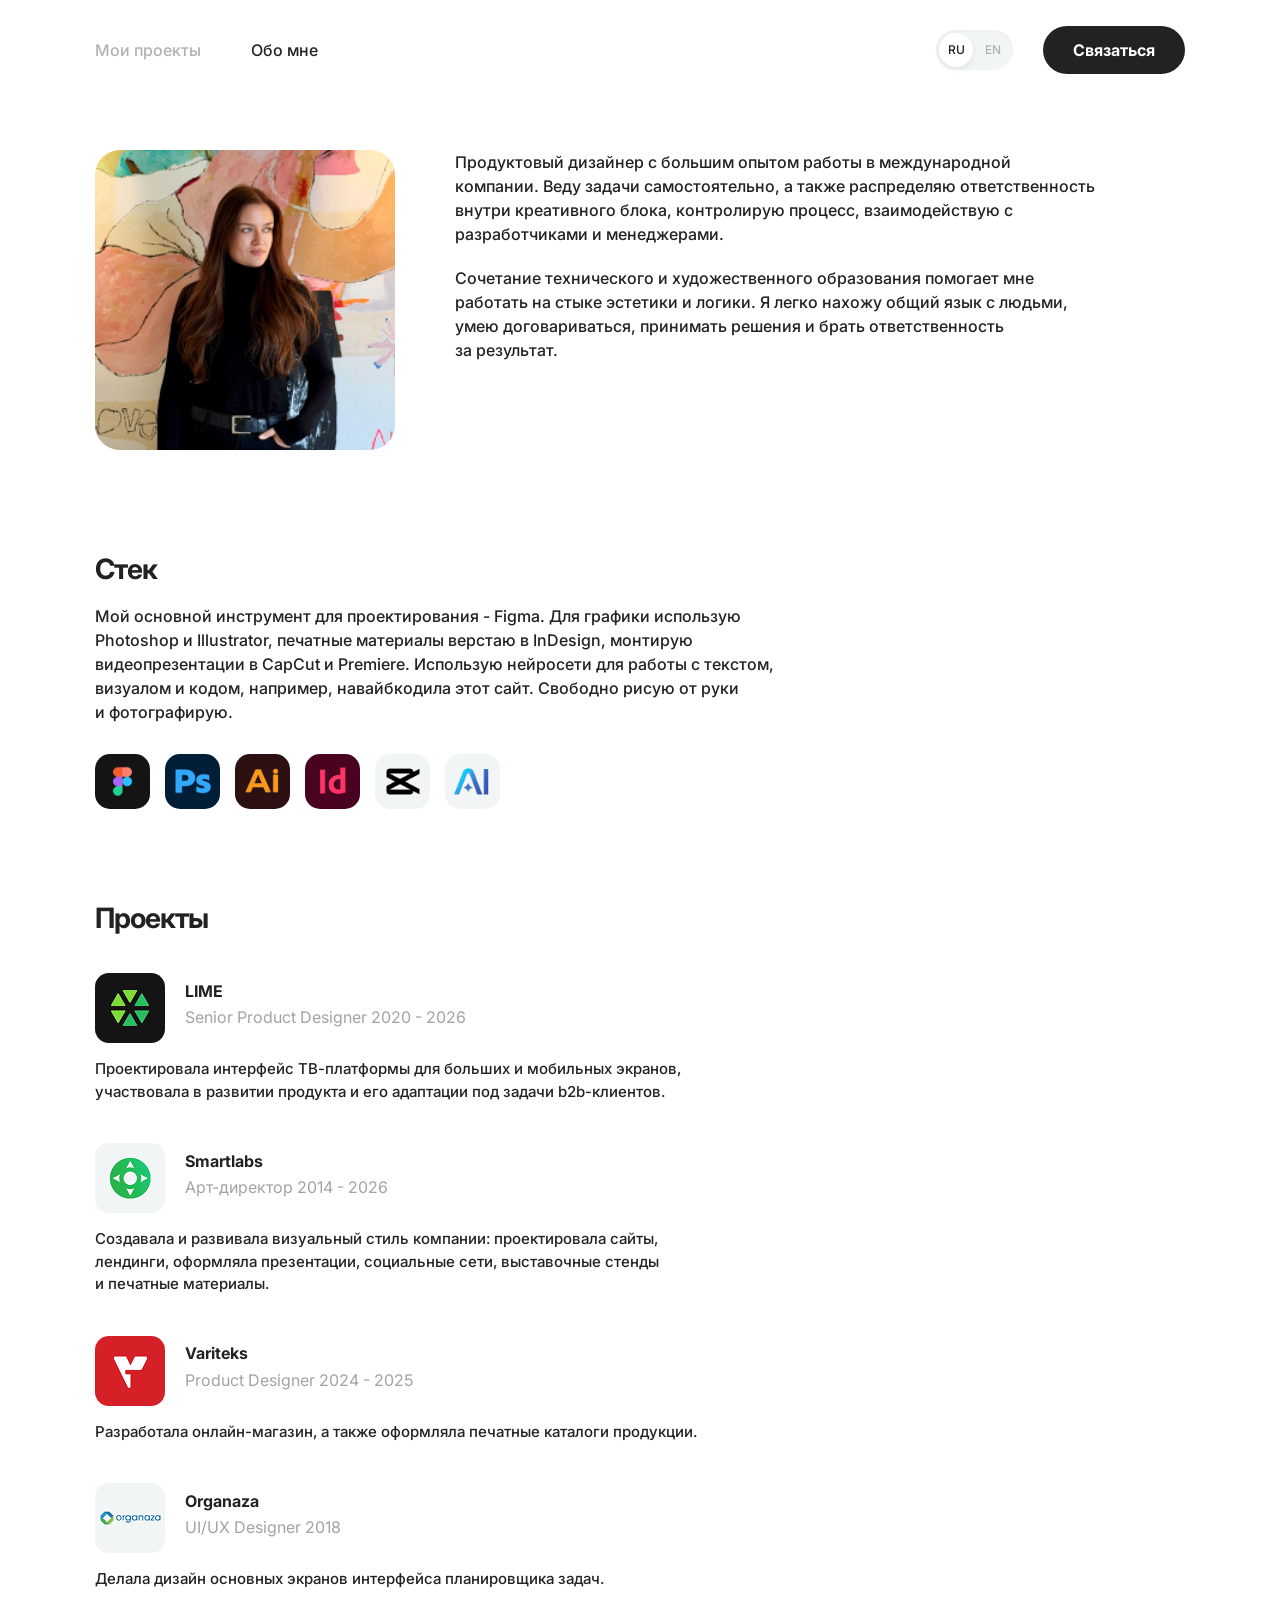
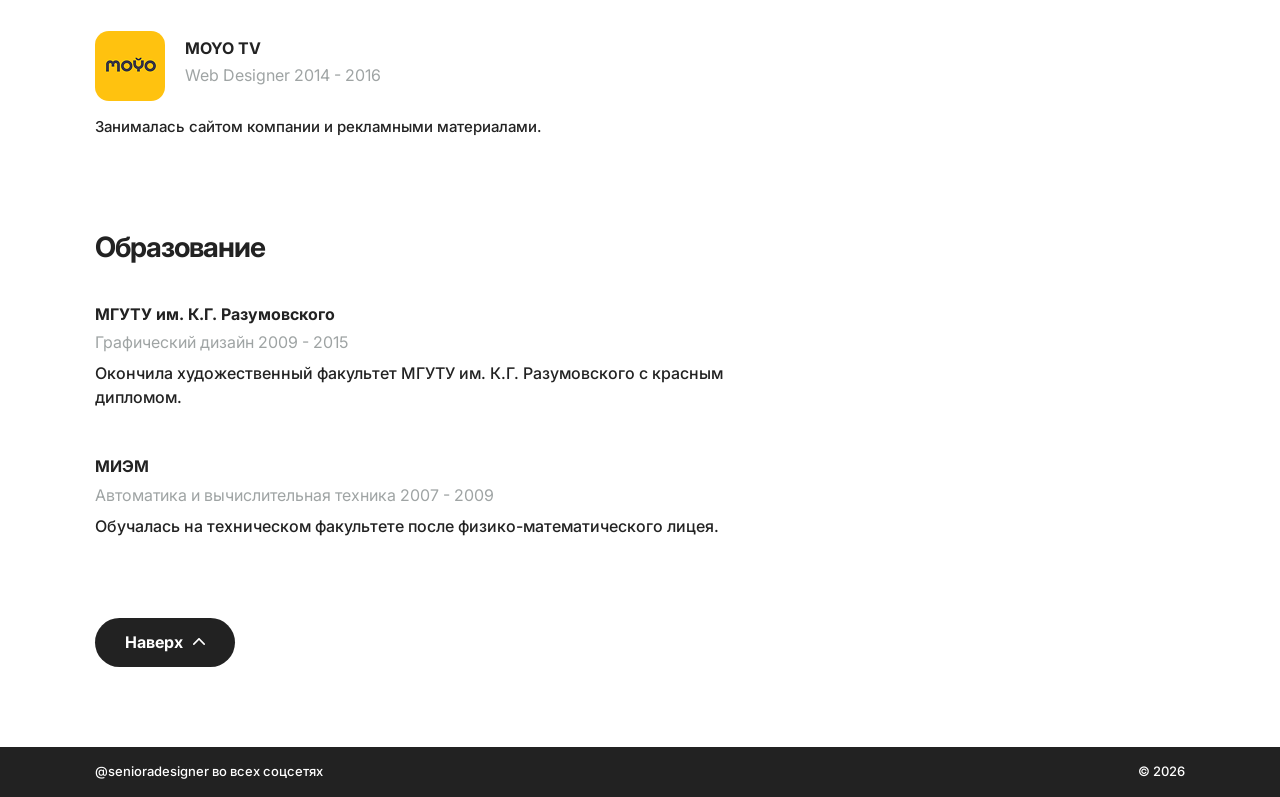
<file: about.html>
<!DOCTYPE html>
<html lang="ru">
<head>
  <meta charset="UTF-8">
  <meta name="viewport" content="width=device-width, initial-scale=1.0">
  <title>Обо мне — Юлия Подольная</title>
  <link rel="preconnect" href="https://fonts.googleapis.com">
  <link rel="preconnect" href="https://fonts.gstatic.com" crossorigin>
  <link href="https://fonts.googleapis.com/css2?family=Inter:wght@400;500;600;700&display=swap" rel="stylesheet">
  <link rel="stylesheet" href="style.css">
</head>
<body>

  <header class="header" id="top">
    <div class="header-inner">
      <nav class="nav">
        <a href="index.html">Мои проекты</a>
        <a href="about.html" class="active">Обо мне</a>
      </nav>
      <div class="header-actions">
        <div class="languages">
          <button class="active" type="button">RU</button>
          <a href="about-en.html" class="lang-link">EN</a>
        </div>
        <a class="contact-button" href="#contact">Связаться</a>
      </div>
    </div>
  </header>

  <main class="container about-page">
    
    <!-- Секция 1: Фото и интро -->
    <section class="about-hero">
      <div class="about-photo">
        <img src="assets/photo.jpg" alt="Юлия Подольная">
      </div>
      <div class="about-text">
        <p>Продуктовый дизайнер с большим опытом работы в международной компании. Веду задачи самостоятельно, а также распределяю ответственность внутри креативного блока, контролирую процесс, взаимодействую с разработчиками и менеджерами.</p>
        <p>Сочетание технического и художественного образования помогает мне работать на стыке эстетики и логики. Я легко нахожу общий язык с людьми, умею договариваться, принимать решения и брать ответственность<br>за результат.</p>
      </div>
    </section>

    <!-- Секция 2: Стек -->
    <section class="about-section">
      <h2 class="about-title">Стек</h2>
      <p class="about-desc">Мой основной инструмент для проектирования - Figma. Для графики использую Photoshop и Illustrator, печатные материалы верстаю в InDesign, монтирую видеопрезентации в CapCut и Premiere. Использую нейросети для работы с текстом, визуалом и кодом, например, навайбкодила этот сайт. Свободно рисую от руки<br>и фотографирую.</p>
      <div class="tech-stack">
        <img src="assets/icon-figma.svg" alt="Figma">
        <img src="assets/icon-ps.svg" alt="Photoshop">
        <img src="assets/icon-ai.svg" alt="Illustrator">
        <img src="assets/icon-id.svg" alt="InDesign">
        <img src="assets/icon-xd.svg" alt="Experience Design">
        <img src="assets/icon-ai-2.svg" alt="AI Tools">
      </div>
    </section>

    <!-- Секция 3: Проекты -->
    <section class="about-section">
      <h2 class="about-title">Проекты</h2>
      
            <div class="about-projects-list">
        <!-- Проект 1 -->
        <div class="about-project-item">
          <div class="ap-icon"><img src="assets/icon-lime.png" alt="LIME"></div>
          <div class="ap-content">
            <div class="ap-header">
              <span class="ap-name">LIME</span>
              <span class="ap-role">Senior Product Designer 2020 - 2026</span>
            </div>
          </div>
          <p class="ap-desc">Проектировала интерфейс ТВ-платформы для больших и мобильных экранов, участвовала в развитии продукта и его адаптации под задачи b2b-клиентов.</p>
        </div>

        <!-- Проект 2 -->
        <div class="about-project-item">
          <div class="ap-icon"><img src="assets/icon-smartlabs.png" alt="Smartlabs"></div>
          <div class="ap-content">
            <div class="ap-header">
              <span class="ap-name">Smartlabs</span>
              <span class="ap-role">Арт-директор 2014 - 2026</span>
            </div>
          </div>
          <p class="ap-desc">Создавала и развивала визуальный стиль компании: проектировала сайты, лендинги, оформляла презентации, социальные сети, выставочные стенды<br>и печатные материалы.</p>
        </div>

        <!-- Проект 3 -->
        <div class="about-project-item">
          <div class="ap-icon"><img src="assets/icon-variteks.png" alt="Variteks"></div>
          <div class="ap-content">
            <div class="ap-header">
              <span class="ap-name">Variteks</span>
              <span class="ap-role">Product Designer 2024 - 2025</span>
            </div>
          </div>
          <p class="ap-desc">Разработала онлайн-магазин, а также оформляла печатные каталоги продукции.</p>
        </div>

        <!-- Проект 4 -->
        <div class="about-project-item">
          <div class="ap-icon"><img src="assets/icon-organaza.png" alt="Organaza"></div>
          <div class="ap-content">
            <div class="ap-header">
              <span class="ap-name">Organaza</span>
              <span class="ap-role">UI/UX Designer 2018</span>
            </div>
          </div>
          <p class="ap-desc">Делала дизайн основных экранов интерфейса планировщика задач.</p>
        </div>

        <!-- Проект 5 -->
        <div class="about-project-item">
          <div class="ap-icon"><img src="assets/icon-moyotv.png" alt="MOYO TV"></div>
          <div class="ap-content">
            <div class="ap-header">
              <span class="ap-name">MOYO TV</span>
              <span class="ap-role">Web Designer 2014 - 2016</span>
            </div>
          </div>
          <p class="ap-desc">Занималась сайтом компании и рекламными материалами.</p>
        </div>
      </div>
      </div>
    </section>

    <!-- Секция 4: Образование -->
    <section class="about-section">
      <h2 class="about-title">Образование</h2>
      <div class="education-list">
        <div class="edu-item">
          <h3>МГУТУ им. К.Г. Разумовского</h3>
          <p>Графический дизайн 2009 - 2015</p>
          <p class="edu-desc">Окончила художественный факультет МГУТУ им. К.Г. Разумовского с красным дипломом.</p>
        </div>
        <div class="edu-item">
          <h3>МИЭМ</h3>
          <p>Автоматика и вычислительная техника 2007 - 2009</p>
          <p class="edu-desc">Обучалась на техническом факультете после физико-математического лицея.</p>
        </div>
      </div>
    </section>

    <div class="back-to-top-wrapper">
      <button class="back-to-top" id="backToTop" type="button">
        Наверх
        <svg class="icon-arrow-up" width="12" height="10" viewBox="0 0 12 10" fill="none" xmlns="http://www.w3.org/2000/svg">
          <path d="M5.99153 7.00288L1.38196 2.24062C1.06753 1.91983 0.550246 1.91983 0.23582 2.24062C-0.0786066 2.5614 -0.0786066 3.08913 0.23582 3.40991L5.4134 8.762C5.49454 8.83444 5.58582 8.89652 5.68725 8.93791C5.73796 8.95861 5.78868 8.95861 5.82925 8.96896C5.89011 8.9793 5.94082 9 5.99153 9C6.04225 9 6.09296 8.9793 6.15382 8.96896C6.20453 8.95861 6.25525 8.95861 6.29582 8.93791C6.39725 8.89652 6.48853 8.83444 6.56967 8.75165L11.7667 3.42023C11.929 3.25467 12 3.04771 12 2.83041C12 2.6131 11.9189 2.40615 11.7667 2.24059C11.4523 1.9198 10.935 1.9198 10.6206 2.24059L5.99153 7.00288Z" fill="currentColor"/>
        </svg>
      </button>
    </div>

    <footer class="footer" id="contact">
      <div class="footer-bottom">
        <button class="copy-nickname" id="copyNickname" type="button">@senioradesigner во всех соцсетях</button>
        <span>© 2026</span>
      </div>
    </footer>
  </main>

      </footer>
  </main>

  <!-- ПОПАП СВЯЗИ -->
  <div class="contact-popup-overlay" id="contactPopup">
    <div class="contact-popup">
      <button class="contact-popup-close" id="closePopup" aria-label="Закрыть">×</button>
      <h3 class="contact-popup-title">Как со мной связаться?</h3>
      
      <div class="contact-options">
        <!-- Почта -->
        <button class="contact-option" id="copyEmail">
          <div class="contact-option-icon">✉️</div>
          <div class="contact-option-text">
            <span class="contact-option-title">Email</span>
            <span class="contact-option-value">senioradesigner@gmail.com</span>
          </div>
        </button>

        <!-- Телеграм -->
        <a href="https://t.me/senioradesigner" target="_blank" rel="noopener" class="contact-option">
          <div class="contact-option-icon"><img src="assets/tg.png" alt="Telegram"></div>
          <div class="contact-option-text">
            <span class="contact-option-title">Telegram</span>
            <span class="contact-option-value">@senioradesigner</span>
          </div>
        </a>
      </div>
    </div>
  </div>

  <script src="script.js"></script>
</body>
</html>

  <script src="script.js"></script>
</body>
</html>
</file>
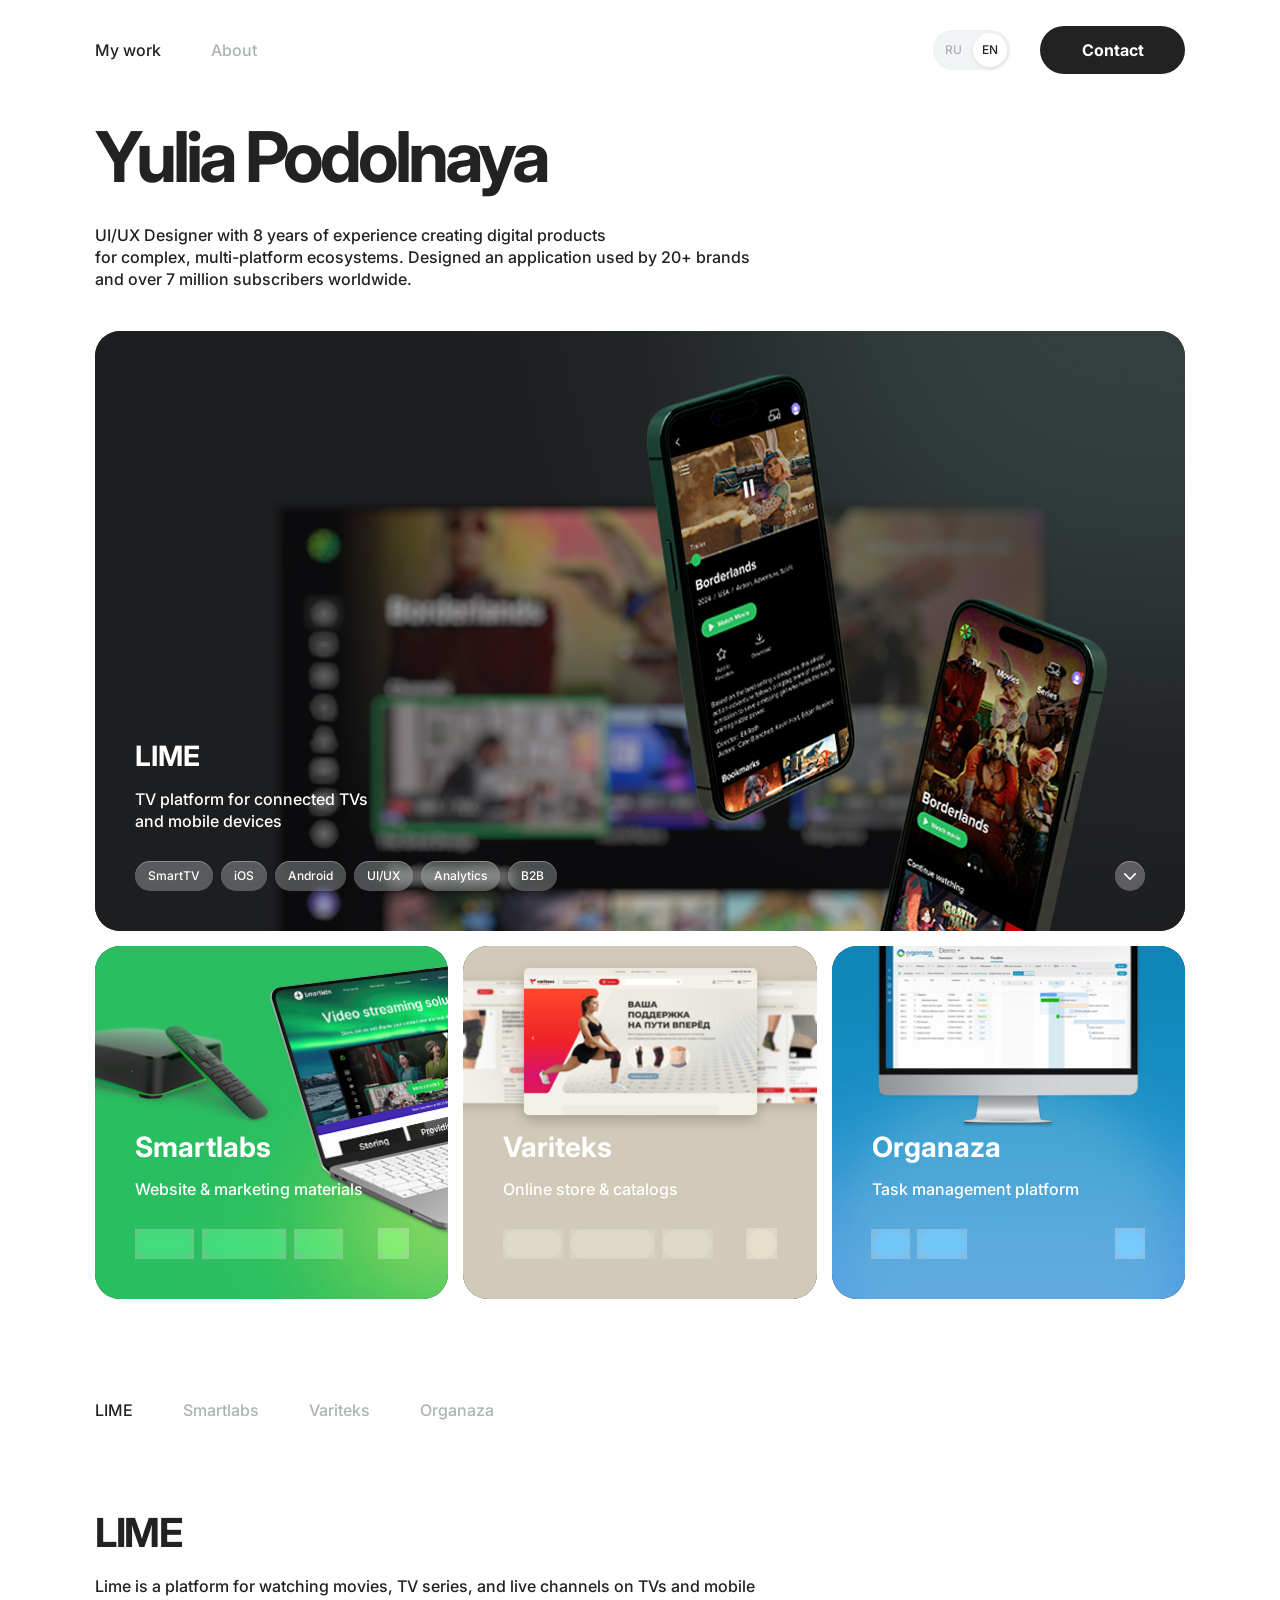
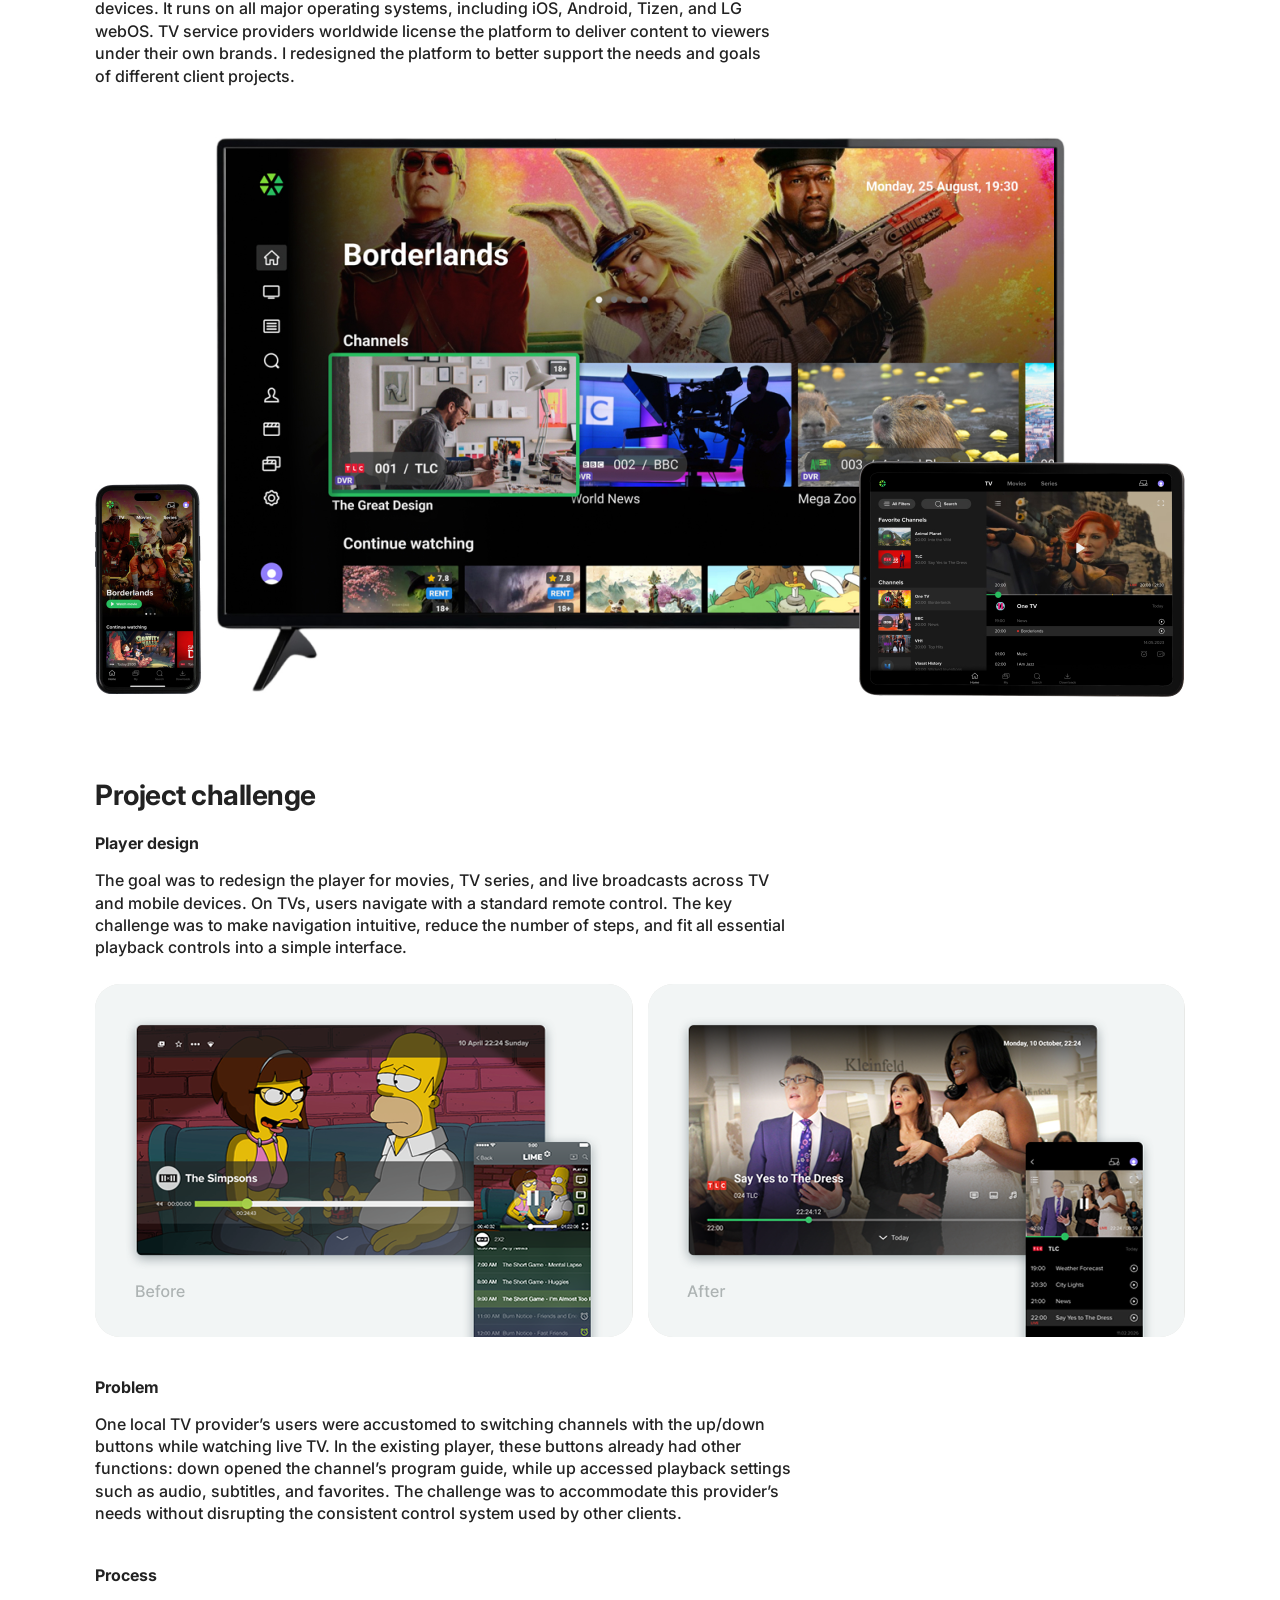
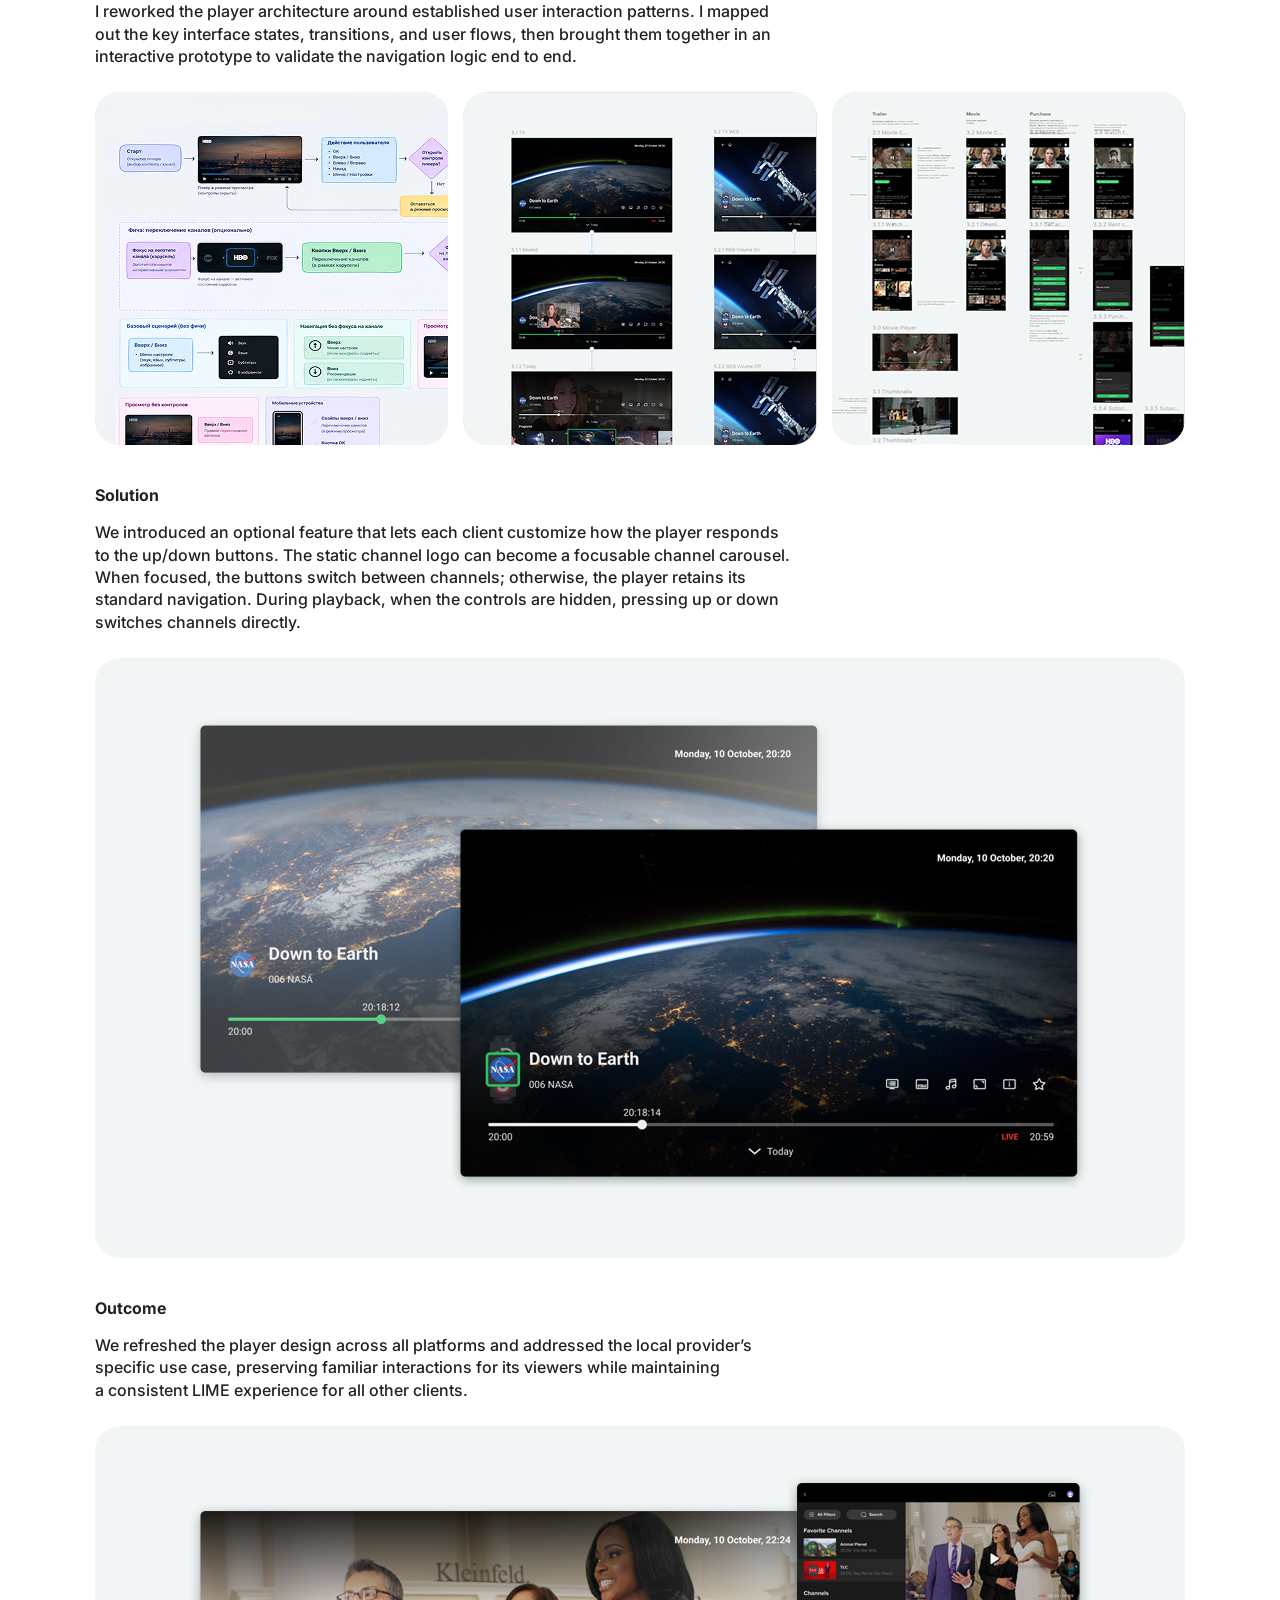
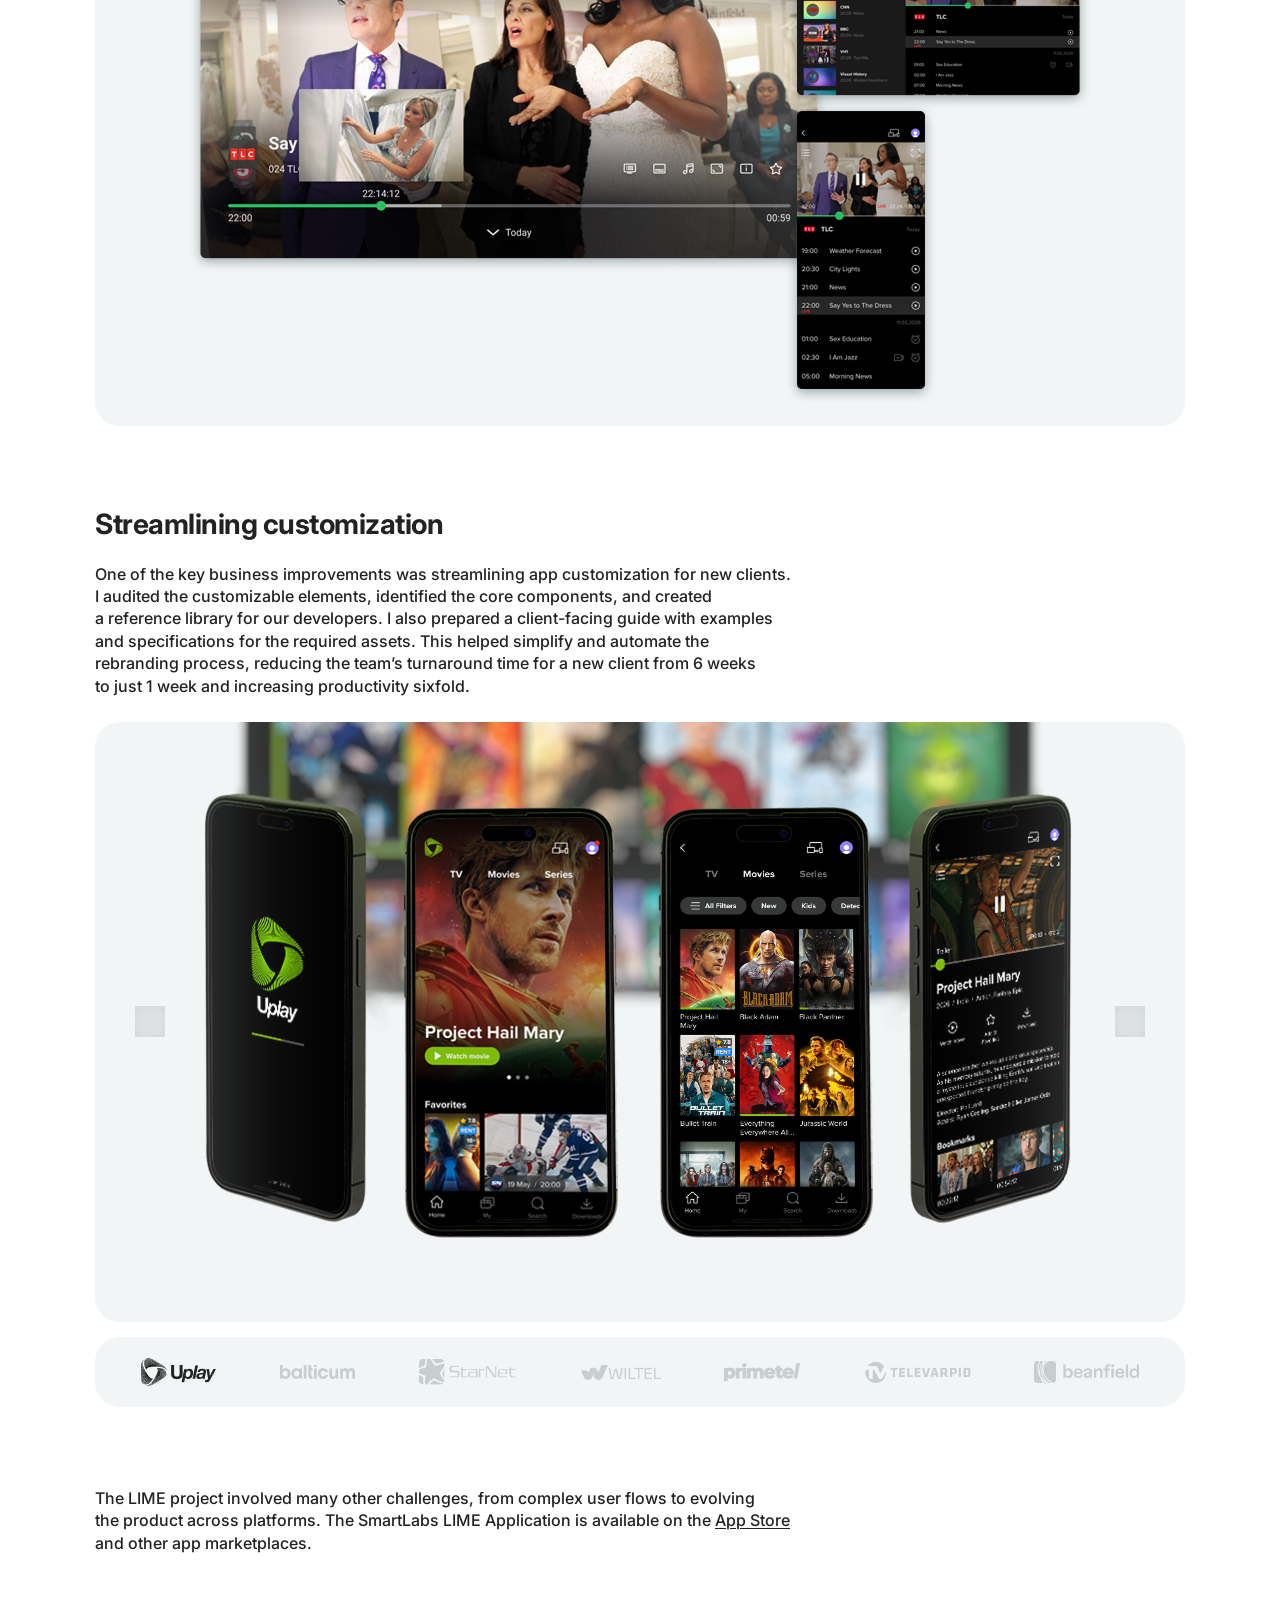
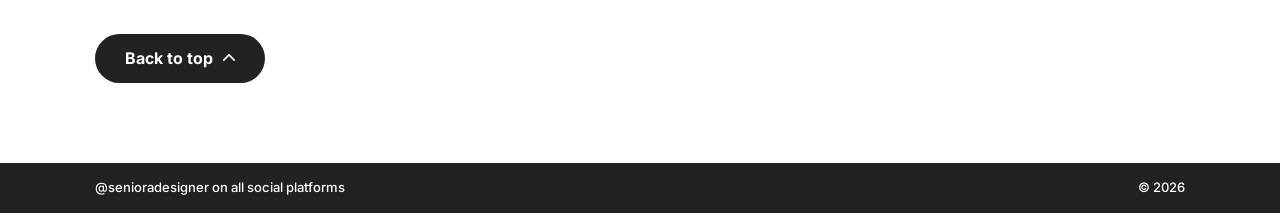
<file: index-en.html>
<!DOCTYPE html>
<html lang="en">
<head>
  <meta charset="UTF-8">
  <meta name="viewport" content="width=device-width, initial-scale=1.0">
  <title>Yulia Podolnaya — UI/UX Designer & Art Director</title>
  <link rel="preconnect" href="https://fonts.googleapis.com">
  <link rel="preconnect" href="https://fonts.gstatic.com" crossorigin>
  <link href="https://fonts.googleapis.com/css2?family=Inter:wght@400;500;600;700&display=swap" rel="stylesheet">
  <link rel="stylesheet" href="style.css">
</head>
<body>

  <header class="header" id="top">
    <div class="header-inner">
      <nav class="nav">
        <a href="index-en.html" class="active">My work</a>
        <a href="about-en.html">About</a>
      </nav>
      <div class="header-actions">
        <div class="languages">
          <a href="index.html" class="lang-link">RU</a>
          <button class="active" type="button">EN</button>
        </div>
        <a class="contact-button" href="#contact">Contact</a>
      </div>
    </div>
  </header>

  <main class="container">
    <section class="intro">
      <h1>Yulia Podolnaya</h1>
      <p class="intro-description">
        UI/UX Designer with 8 years of experience creating digital products<br>for complex, multi-platform ecosystems. Designed an application used by 20+ brands<br>and over 7 million subscribers worldwide.
      </p>
    </section>

    <!-- Сетка карточек проектов -->
    <section class="project-grid" aria-label="Избранные проекты">
      <!-- LIME -->
      <a class="project-card featured" href="#case-section" data-target="lime">
        <img class="card-image" src="assets/lime-cover.jpg" alt="LIME">
        <div>
          <h2 class="project-title">LIME</h2>
          <p class="project-subtitle">TV platform for connected TVs<br>and mobile devices</p>
        </div>
        <div class="project-bottom">
          <div class="tags">
            <span class="tag">SmartTV</span><span class="tag">iOS</span>
            <span class="tag">Android</span><span class="tag">UI/UX</span>
            <span class="tag">Analytics</span><span class="tag">B2B</span>
          </div>
          <span class="arrow">
            <svg width="12" height="10" viewBox="0 0 12 10" fill="none" xmlns="http://www.w3.org/2000/svg">
              <path d="M5.99153 7.00288L1.38196 2.24062C1.06753 1.91983 0.550246 1.91983 0.23582 2.24062C-0.0786066 2.5614 -0.0786066 3.08913 0.23582 3.40991L5.4134 8.762C5.49454 8.83444 5.58582 8.89652 5.68725 8.93791C5.73796 8.95861 5.78868 8.95861 5.82925 8.96896C5.89011 8.9793 5.94082 9 5.99153 9C6.04225 9 6.09296 8.9793 6.15382 8.96896C6.20453 8.95861 6.25525 8.95861 6.29582 8.93791C6.39725 8.89652 6.48853 8.83444 6.56967 8.75165L11.7667 3.42023C11.929 3.25467 12 3.04771 12 2.83041C12 2.6131 11.9189 2.40615 11.7667 2.24059C11.4523 1.9198 10.935 1.9198 10.6206 2.24059L5.99153 7.00288Z" fill="currentColor"/>
            </svg>
          </span>
        </div>
      </a>

      <!-- Smartlabs -->
      <a class="project-card" href="#case-section" data-target="smartlabs">
        <img class="card-image" src="assets/smartlabs-cover.jpg" alt="Smartlabs">
        <div>
          <h2 class="project-title">Smartlabs</h2>
          <p class="project-subtitle">Website & marketing materials</p>
        </div>
        <div class="project-bottom">
          <div class="tags">
            <span class="tag">UI/UX</span><span class="tag">Marketing</span>
            <span class="tag">B2B</span>
          </div>
          <span class="arrow">
            <svg width="12" height="10" viewBox="0 0 12 10" fill="none" xmlns="http://www.w3.org/2000/svg">
              <path d="M5.99153 7.00288L1.38196 2.24062C1.06753 1.91983 0.550246 1.91983 0.23582 2.24062C-0.0786066 2.5614 -0.0786066 3.08913 0.23582 3.40991L5.4134 8.762C5.49454 8.83444 5.58582 8.89652 5.68725 8.93791C5.73796 8.95861 5.78868 8.95861 5.82925 8.96896C5.89011 8.9793 5.94082 9 5.99153 9C6.04225 9 6.09296 8.9793 6.15382 8.96896C6.20453 8.95861 6.25525 8.95861 6.29582 8.93791C6.39725 8.89652 6.48853 8.83444 6.56967 8.75165L11.7667 3.42023C11.929 3.25467 12 3.04771 12 2.83041C12 2.6131 11.9189 2.40615 11.7667 2.24059C11.4523 1.9198 10.935 1.9198 10.6206 2.24059L5.99153 7.00288Z" fill="currentColor"/>
            </svg>
          </span>
        </div>
      </a>

      <!-- Variteks -->
      <a class="project-card" href="#case-section" data-target="variteks">
        <img class="card-image" src="assets/variteks-cover.jpg" alt="Variteks">
        <div>
          <h2 class="project-title">Variteks</h2>
          <p class="project-subtitle">Online store & catalogs</p>
        </div>
        <div class="project-bottom">
          <div class="tags">
            <span class="tag">UI/UX</span><span class="tag">Marketing</span>
            <span class="tag">B2C</span>
          </div>
          <span class="arrow">
            <svg width="12" height="10" viewBox="0 0 12 10" fill="none" xmlns="http://www.w3.org/2000/svg">
              <path d="M5.99153 7.00288L1.38196 2.24062C1.06753 1.91983 0.550246 1.91983 0.23582 2.24062C-0.0786066 2.5614 -0.0786066 3.08913 0.23582 3.40991L5.4134 8.762C5.49454 8.83444 5.58582 8.89652 5.68725 8.93791C5.73796 8.95861 5.78868 8.95861 5.82925 8.96896C5.89011 8.9793 5.94082 9 5.99153 9C6.04225 9 6.09296 8.9793 6.15382 8.96896C6.20453 8.95861 6.25525 8.95861 6.29582 8.93791C6.39725 8.89652 6.48853 8.83444 6.56967 8.75165L11.7667 3.42023C11.929 3.25467 12 3.04771 12 2.83041C12 2.6131 11.9189 2.40615 11.7667 2.24059C11.4523 1.9198 10.935 1.9198 10.6206 2.24059L5.99153 7.00288Z" fill="currentColor"/>
            </svg>
          </span>
        </div>
      </a>

      <!-- Organaza -->
      <a class="project-card" href="#case-section" data-target="organaza">
        <img class="card-image" src="assets/organaza-cover.jpg" alt="Organaza">
        <div>
          <h2 class="project-title">Organaza</h2>
          <p class="project-subtitle">Task management platform</p>
        </div>
        <div class="project-bottom">
          <div class="tags">
            <span class="tag">UI</span><span class="tag">B2B</span>
          </div>
          <span class="arrow">
            <svg width="12" height="10" viewBox="0 0 12 10" fill="none" xmlns="http://www.w3.org/2000/svg">
              <path d="M5.99153 7.00288L1.38196 2.24062C1.06753 1.91983 0.550246 1.91983 0.23582 2.24062C-0.0786066 2.5614 -0.0786066 3.08913 0.23582 3.40991L5.4134 8.762C5.49454 8.83444 5.58582 8.89652 5.68725 8.93791C5.73796 8.95861 5.78868 8.95861 5.82925 8.96896C5.89011 8.9793 5.94082 9 5.99153 9C6.04225 9 6.09296 8.9793 6.15382 8.96896C6.20453 8.95861 6.25525 8.95861 6.29582 8.93791C6.39725 8.89652 6.48853 8.83444 6.56967 8.75165L11.7667 3.42023C11.929 3.25467 12 3.04771 12 2.83041C12 2.6131 11.9189 2.40615 11.7667 2.24059C11.4523 1.9198 10.935 1.9198 10.6206 2.24059L5.99153 7.00288Z" fill="currentColor"/>
            </svg>
          </span>
        </div>
      </a>
    </section>

    <!-- Меню вкладок кейсов -->
    <nav class="project-tabs" id="project-tabs">
      <a href="#" class="active" data-target="lime">LIME</a>
      <a href="#" data-target="smartlabs">Smartlabs</a>
      <a href="#" data-target="variteks">Variteks</a>
      <a href="#" data-target="organaza">Organaza</a>
    </nav>

    <!-- КОНТЕЙНЕР ДЛЯ КЕЙСОВ (переключается JS) -->
    <div id="case-section" class="case-content-wrapper">
      
      <!-- КЕЙС LIME -->
      <div class="case-item active" id="case-lime">
        <h2>LIME</h2>
        <p class="case-intro">
          Lime is a platform for watching movies, TV series, and live channels on TVs and mobile devices. It runs on all major operating systems, including iOS, Android, Tizen, and LG webOS. TV service providers worldwide license the platform to deliver content to viewers under their own brands. I redesigned the platform to better support the needs and goals<br>of different client projects.
        </p>
        <div class="case-visual">
          <img class="visual-main" src="assets/lime-visual-main.jpg" alt="LIME Main">
        </div>

                <!-- ПОДЗАГОЛОВОК 1 -->
        <section class="case-section">
          <h3 class="case-title-large">Project сhallenge</h3>
          
          <!-- Раздел: Дизайн плеера -->
          <div class="case-subsection">
            <h4>Player design</h4>
            <p>The goal was to redesign the player for movies, TV series, and live broadcasts across TV and mobile devices. On TVs, users navigate with a standard remote control. The key challenge was to make navigation intuitive, reduce the number of steps, and fit all essential playback controls into a simple interface.</p>
            <div class="two-images">
              <div class="image-placeholder"><img src="assets/lime-task-1-en.jpg" alt="Player 1"></div>
              <div class="image-placeholder"><img src="assets/lime-task-2-en.jpg" alt="Player 2"></div>
            </div>
          </div>

          <!-- Раздел: Проблема -->
          <div class="case-subsection">
            <h4>Problem</h4>
            <p>One local TV provider’s users were accustomed to switching channels with the up/down buttons while watching live TV. In the existing player, these buttons already had other functions: down opened the channel’s program guide, while up accessed playback settings such as audio, subtitles, and favorites. The challenge was to accommodate this provider’s needs without disrupting the consistent control system used by other clients.</p>
          </div>

          <!-- Раздел: Процесс -->
          <div class="case-subsection">
            <h4>Process</h4>
            <p>I reworked the player architecture around established user interaction patterns. I mapped out the key interface states, transitions, and user flows, then brought them together in an interactive prototype to validate the navigation logic end to end.</p>
            <div class="three-images">
              <div class="image-placeholder"><img src="assets/lime-problem-1.jpg" alt="Process 1"></div>
              <div class="image-placeholder"><img src="assets/lime-problem-2.jpg" alt="Process 2"></div>
              <div class="image-placeholder"><img src="assets/lime-problem-3.jpg" alt="Process 3"></div>
            </div>
          </div>

          <!-- Раздел: Решение проблемы -->
          <div class="case-subsection">
            <h4>Solution</h4>
            <p>We introduced an optional feature that lets each client customize how the player responds to the up/down buttons. The static channel logo can become a focusable channel carousel. When focused, the buttons switch between channels; otherwise, the player retains its standard navigation. During playback, when the controls are hidden, pressing up or down switches channels directly.</p>
            <div class="image-placeholder full-width-img h-600">
              <img src="assets/lime-solution.jpg" alt="Solution">
            </div>
          </div>

          <!-- Раздел: Результат -->
          <div class="case-subsection">
            <h4>Outcome</h4>
            <p>We refreshed the player design across all platforms and addressed the local provider’s specific use case, preserving familiar interactions for its viewers while maintaining<br>a consistent LIME experience for all other clients.</p>
            <div class="image-placeholder full-width-img h-600">
              <img src="assets/lime-result.jpg" alt="Result">
            </div>
          </div>
        </section>

        <section class="case-section">
          <h3 class="case-title-large">Streamlining customization</h3>
          <p>One of the key business improvements was streamlining app customization for new clients. I audited the customizable elements, identified the core components, and created<br>a reference library for our developers. I also prepared a client-facing guide with examples and specifications for the required assets. This helped simplify and automate the rebranding process, reducing the team’s turnaround time for a new client from 6 weeks<br>to just 1 week and increasing productivity sixfold.</p>
          
          <!-- Карусель -->
          <div class="carousel-wrapper">
            <div class="carousel-track" id="carouselTrack">
              <div class="carousel-slide active"><img src="assets/lime-customization-1.jpg" alt="Кастомизация 1"></div>
              <div class="carousel-slide"><img src="assets/lime-customization-2.jpg" alt="Кастомизация 2"></div>
              <div class="carousel-slide"><img src="assets/lime-customization-3.jpg" alt="Кастомизация 3"></div>
              <div class="carousel-slide"><img src="assets/lime-customization-4.jpg" alt="Кастомизация 4"></div>
              <div class="carousel-slide"><img src="assets/lime-customization-5.jpg" alt="Кастомизация 5"></div>
              <div class="carousel-slide"><img src="assets/lime-customization-6.jpg" alt="Кастомизация 6"></div>
              <div class="carousel-slide"><img src="assets/lime-customization-7.jpg" alt="Кастомизация 7"></div>
            </div>

            <button class="carousel-btn carousel-btn-prev" id="carouselPrev" aria-label="Предыдущий слайд">
              <svg class="icon-arrow" width="12" height="10" viewBox="0 0 12 10" fill="none" xmlns="http://www.w3.org/2000/svg">
                <path d="M5.99153 7.00288L1.38196 2.24062C1.06753 1.91983 0.550246 1.91983 0.23582 2.24062C-0.0786066 2.5614 -0.0786066 3.08913 0.23582 3.40991L5.4134 8.762C5.49454 8.83444 5.58582 8.89652 5.68725 8.93791C5.73796 8.95861 5.78868 8.95861 5.82925 8.96896C5.89011 8.9793 5.94082 9 5.99153 9C6.04225 9 6.09296 8.9793 6.15382 8.96896C6.20453 8.95861 6.25525 8.95861 6.29582 8.93791C6.39725 8.89652 6.48853 8.83444 6.56967 8.75165L11.7667 3.42023C11.929 3.25467 12 3.04771 12 2.83041C12 2.6131 11.9189 2.40615 11.7667 2.24059C11.4523 1.9198 10.935 1.9198 10.6206 2.24059L5.99153 7.00288Z" fill="currentColor"/>
              </svg>
            </button>
            <button class="carousel-btn carousel-btn-next" id="carouselNext" aria-label="Следующий слайд">
              <svg class="icon-arrow" width="12" height="10" viewBox="0 0 12 10" fill="none" xmlns="http://www.w3.org/2000/svg">
                <path d="M5.99153 7.00288L1.38196 2.24062C1.06753 1.91983 0.550246 1.91983 0.23582 2.24062C-0.0786066 2.5614 -0.0786066 3.08913 0.23582 3.40991L5.4134 8.762C5.49454 8.83444 5.58582 8.89652 5.68725 8.93791C5.73796 8.95861 5.78868 8.95861 5.82925 8.96896C5.89011 8.9793 5.94082 9 5.99153 9C6.04225 9 6.09296 8.9793 6.15382 8.96896C6.20453 8.95861 6.25525 8.95861 6.29582 8.93791C6.39725 8.89652 6.48853 8.83444 6.56967 8.75165L11.7667 3.42023C11.929 3.25467 12 3.04771 12 2.83041C12 2.6131 11.9189 2.40615 11.7667 2.24059C11.4523 1.9198 10.935 1.9198 10.6206 2.24059L5.99153 7.00288Z" fill="currentColor"/>
              </svg>
            </button>
          </div>

          <!-- Панель логотипов (табы) -->
          <div class="brand-logos-tabs" id="brandTabs">
            <button class="brand-tab active" data-index="0"><img src="assets/logo-1-dark.png" alt="Uplay" class="logo-dark"><img src="assets/logo-1-light.png" alt="Uplay" class="logo-light"></button>
            <button class="brand-tab" data-index="1"><img src="assets/logo-2-dark.png" alt="Balticum" class="logo-dark"><img src="assets/logo-2-light.png" alt="Balticum" class="logo-light"></button>
            <button class="brand-tab" data-index="2"><img src="assets/logo-3-dark.png" alt="StarNet" class="logo-dark"><img src="assets/logo-3-light.png" alt="StarNet" class="logo-light"></button>
            <button class="brand-tab" data-index="3"><img src="assets/logo-4-dark.png" alt="Wiltel" class="logo-dark"><img src="assets/logo-4-light.png" alt="Wiltel" class="logo-light"></button>
            <button class="brand-tab" data-index="4"><img src="assets/logo-5-dark.png" alt="Primetel" class="logo-dark"><img src="assets/logo-5-light.png" alt="Primetel" class="logo-light"></button>
            <button class="brand-tab" data-index="5"><img src="assets/logo-6-dark.png" alt="Televarp" class="logo-dark"><img src="assets/logo-6-light.png" alt="Televarp" class="logo-light"></button>
            <button class="brand-tab" data-index="6"><img src="assets/logo-7-dark.png" alt="Beanfield" class="logo-dark"><img src="assets/logo-7-light.png" alt="Beanfield" class="logo-light"></button>
          </div>

          <!-- Раздел: В рамках проекта LIME -->
          <section class="case-section">
          <p>The LIME project involved many other challenges, from complex user flows to evolving<br>the product across platforms. The SmartLabs LIME Application is available on the <a href="https://apps.apple.com/app/smartlabs-lime-application/id6444482491" target="_blank" rel="noopener">App Store</a> and other app marketplaces.</p>
        </section>

      </div>

      <!-- КЕЙС SMARTLABS -->
      <div class="case-item" id="case-smartlabs">
        <h2>Smartlabs</h2>
        <p class="case-intro">Smartlabs develops software solutions and infrastructure for digital TV services and manufactures set-top boxes. As Art Director, I built a cohesive visual identity across the brand — from refreshing its visual identity and website to creating presentations, advertising, social media content, and exhibition stands. Alongside hands-on design work, I coordinated other specialists to ensure a consistent visual language across every brand touchpoint.</p>
        
        <div class="grid-masonry">
          <!-- Ряд 1: Широкая (2 колонки) + Квадратная (1 колонка) -->
          <div class="image-placeholder gm-wide"><img src="assets/sm-1.jpg" alt=""></div>
          <div class="image-placeholder gm-square"><img src="assets/sm-2.jpg" alt=""></div>
          
          <!-- Ряд 2: Три квадратные -->
          <div class="image-placeholder gm-square"><img src="assets/sm-3.jpg" alt=""></div>
          <div class="image-placeholder gm-square"><img src="assets/sm-4.jpg" alt=""></div>
          <div class="image-placeholder gm-square"><img src="assets/sm-5.jpg" alt=""></div>
          
          <!-- Ряд 3: Квадратная (1 колонка) + Широкая (2 колонки) -->
          <div class="image-placeholder gm-square"><img src="assets/sm-6.jpg" alt=""></div>
          <div class="image-placeholder gm-wide"><img src="assets/sm-7.jpg" alt=""></div>
        </div>

                <!-- ПОДЗАГОЛОВОК 1 -->
        <section class="case-section">
          <h3 class="case-title-large">Project challenge</h3>
          
          <!-- Раздел: Сайт -->
          <div class="case-subsection">
            <h4>Website</h4>
            <p>The goal was to redesign the Smartlabs website as the company’s primary showcase for its products and solutions. This meant restructuring the product offering, making it easier for potential clients to understand, and creating a more modern visual presentation.</p>
            <div class="two-images">
              <div class="image-placeholder"><img src="assets/sm-site-old-en.jpg" alt="Старый сайт"></div>
              <div class="image-placeholder"><img src="assets/sm-site-new-en.jpg" alt="Новый сайт"></div>
            </div>
          </div>

          <!-- Раздел: Проблема -->
          <div class="case-subsection">
            <h4>Problem</h4>
            <p>The previous website listed a large number of products and solutions on the homepage, using complex technical language. The content lacked a clear hierarchy, and the nested menu structure made navigation difficult. For a B2B company, this was a marketing challenge: the website didn’t help sales teams quickly guide potential clients to the information they needed.</p>
          </div>

          <!-- Раздел: Процесс -->
          <div class="case-subsection">
            <h4>Process</h4>
            <p>First, I restructured the website’s product offering from a marketing perspective, grouping related products and solutions into clear categories, simplifying the navigation, and establishing a new information hierarchy.</p>
            <p>I also developed the content for key pages, writing copy that clearly explained each product, the problems it solves, and who it is designed for.</p>
            <p>I then translated the new marketing structure into UX and UI, designing the navigation and page hierarchy and refreshing the website’s visual system.</p>
            <div class="three-images">
              <div class="image-placeholder"><img src="assets/sm-process-1.jpg" alt="Процесс 1"></div>
              <div class="image-placeholder"><img src="assets/sm-process-2.jpg" alt="Процесс 2"></div>
              <div class="image-placeholder"><img src="assets/sm-process-3.jpg" alt="Процесс 3"></div>
            </div>
          </div>

          <!-- Раздел: Результат -->
          <div class="case-subsection">
            <h4>Outcome</h4>
            <p>Products and solutions were presented as modular visual components, including content blocks, banners, and calls to action. This flexible structure made it easy to rearrange homepage sections and adapt the content to seasonal business priorities. The redesigned website became a more effective sales tool.</p>
            <p><a href="https://web.archive.org/web/20221201061248/https://www.smartlabs.tv/en/" target="_blank" rel="noopener">smartlabs.tv</a></p>
            
            <!-- Карусель Smartlabs -->
            <div class="carousel-wrapper">
              <div class="carousel-track" id="smartlabsTrack">
                <div class="carousel-slide active"><img src="assets/sm-carousel-1.jpg" alt="Smartlabs 1"></div>
                <div class="carousel-slide"><img src="assets/sm-carousel-2.jpg" alt="Smartlabs 2"></div>
                <div class="carousel-slide"><img src="assets/sm-carousel-3.jpg" alt="Smartlabs 3"></div>
                <div class="carousel-slide"><img src="assets/sm-carousel-4.jpg" alt="Smartlabs 4"></div>
              </div>
              <button class="carousel-btn carousel-btn-prev" id="smCarouselPrev" aria-label="Предыдущий слайд">
                <svg class="icon-arrow" width="12" height="10" viewBox="0 0 12 10" fill="none" xmlns="http://www.w3.org/2000/svg"><path d="M5.99153 7.00288L1.38196 2.24062C1.06753 1.91983 0.550246 1.91983 0.23582 2.24062C-0.0786066 2.5614 -0.0786066 3.08913 0.23582 3.40991L5.4134 8.762C5.49454 8.83444 5.58582 8.89652 5.68725 8.93791C5.73796 8.95861 5.78868 8.95861 5.82925 8.96896C5.89011 8.9793 5.94082 9 5.99153 9C6.04225 9 6.09296 8.9793 6.15382 8.96896C6.20453 8.95861 6.25525 8.95861 6.29582 8.93791C6.39725 8.89652 6.48853 8.83444 6.56967 8.75165L11.7667 3.42023C11.929 3.25467 12 3.04771 12 2.83041C12 2.6131 11.9189 2.40615 11.7667 2.24059C11.4523 1.9198 10.935 1.9198 10.6206 2.24059L5.99153 7.00288Z" fill="currentColor"/></svg>
              </button>
              <button class="carousel-btn carousel-btn-next" id="smCarouselNext" aria-label="Следующий слайд">
                <svg class="icon-arrow" width="12" height="10" viewBox="0 0 12 10" fill="none" xmlns="http://www.w3.org/2000/svg"><path d="M5.99153 7.00288L1.38196 2.24062C1.06753 1.91983 0.550246 1.91983 0.23582 2.24062C-0.0786066 2.5614 -0.0786066 3.08913 0.23582 3.40991L5.4134 8.762C5.49454 8.83444 5.58582 8.89652 5.68725 8.93791C5.73796 8.95861 5.78868 8.95861 5.82925 8.96896C5.89011 8.9793 5.94082 9 5.99153 9C6.04225 9 6.09296 8.9793 6.15382 8.96896C6.20453 8.95861 6.25525 8.95861 6.29582 8.93791C6.39725 8.89652 6.48853 8.83444 6.56967 8.75165L11.7667 3.42023C11.929 3.25467 12 3.04771 12 2.83041C12 2.6131 11.9189 2.40615 11.7667 2.24059C11.4523 1.9198 10.935 1.9198 10.6206 2.24059L5.99153 7.00288Z" fill="currentColor"/></svg>
              </button>
            </div>
          </div>
        </section>

        <!-- Финальный текст -->
        <section class="case-section">
          <p>Working on Smartlabs allowed me to apply and expand a broad range of design skills. I created illustrations and landing pages, designed print materials, developed advertising concepts, and prepared technical artwork for manufacturing. In my final year, I focused heavily on video content for social media, developing the visual concepts, filming, and editing the videos. Over time, I grew from an in-house graphic designer into a versatile creative professional in tech, with a strong product mindset.</p>
        </section>

      </div>


      <!-- КЕЙС VARITEKS -->
      <div class="case-item" id="case-variteks">
        <h2>Variteks</h2>
        <p class="case-intro">Variteks is a Turkish manufacturer and retailer of medical and orthopedic products. For its Russian distributor, I designed the brand’s online store and created supporting marketing materials, including printed catalogs, flyers, business cards, and other collateral.</p>
        
        <div class="grid-masonry" style="margin-top: 40px;">
          <!-- Широкая картинка (2 колонки) -->
          <div class="image-placeholder gm-wide"><img src="assets/variteks-top-wide.jpg" alt="Variteks Top Wide"></div>
          <!-- Квадратная картинка (1 колонка) -->
          <div class="image-placeholder gm-square"><img src="assets/variteks-top-square.jpg" alt="Variteks Top Square"></div>
        </div>

                <!-- ПОДЗАГОЛОВОК 1 -->
        <section class="case-section">
          <h3 class="case-title-large">Project challenge</h3>
          
          <!-- Раздел: Онлайн-магазин -->
          <div class="case-subsection">
            <h4>Online store</h4>
            <p>The goal was to create an easy-to-navigate online catalog where customers could quickly find the right orthopedic product and place an order.</p>
            <div class="two-images">
              <div class="image-placeholder"><img src="assets/var-before-en.jpg" alt="Было"></div>
              <div class="image-placeholder"><img src="assets/var-after-en.jpg" alt="Стало"></div>
            </div>
          </div>

                  <!-- Раздел: Проблема -->
          <div class="case-subsection">
            <h4>Problem</h4>
            <p>The existing Turkish website lacked a clear catalog structure. Its filtering system was difficult to use, with products and attributes organized without a consistent logic, making it hard for customers to find the right item.</p>
          </div>

          <!-- Раздел: Процесс -->
          <div class="case-subsection">
            <h4>Process</h4>
            <p>I restructured the product catalog and redesigned the filtering system around product attributes. I organized related categories and built a filtering logic that allowed users to progressively narrow down or broaden their results. Based on this structure, I designed the core e-commerce user flows and developed a cohesive visual system for the store.</p>
            <div class="image-placeholder img-353" style="margin-top: 30px; background: #eaeae7;">
              <img src="assets/var-process.jpg" alt="Процесс Variteks">
            </div>
          </div>

          <!-- Раздел: Результат -->
          <div class="case-subsection">
            <h4>Outcome</h4>
            <p>The result was a straightforward online store with a clear catalog structure and an intuitive filtering system. I also developed a consistent visual identity to support the brand’s presence in the Russian market.</p>
            <p><a href="https://fortisorto.ru/" target="_blank">fortisorto.ru</a></p>
            
            <!-- Карусель Variteks -->
            <div class="carousel-wrapper">
              <div class="carousel-track" id="variteksTrack">
                <div class="carousel-slide active"><img src="assets/var-result-1.jpg" alt="Variteks 1"></div>
                <div class="carousel-slide"><img src="assets/var-result-2.jpg" alt="Variteks 2"></div>
                <div class="carousel-slide"><img src="assets/var-result-3.jpg" alt="Variteks 3"></div>
              </div>
              <button class="carousel-btn carousel-btn-prev" id="varCarouselPrev" aria-label="Предыдущий слайд">
                <svg class="icon-arrow" width="12" height="10" viewBox="0 0 12 10" fill="none" xmlns="http://www.w3.org/2000/svg"><path d="M5.99153 7.00288L1.38196 2.24062C1.06753 1.91983 0.550246 1.91983 0.23582 2.24062C-0.0786066 2.5614 -0.0786066 3.08913 0.23582 3.40991L5.4134 8.762C5.49454 8.83444 5.58582 8.89652 5.68725 8.93791C5.73796 8.95861 5.78868 8.95861 5.82925 8.96896C5.89011 8.9793 5.94082 9 5.99153 9C6.04225 9 6.09296 8.9793 6.15382 8.96896C6.20453 8.95861 6.25525 8.95861 6.29582 8.93791C6.39725 8.89652 6.48853 8.83444 6.56967 8.75165L11.7667 3.42023C11.929 3.25467 12 3.04771 12 2.83041C12 2.6131 11.9189 2.40615 11.7667 2.24059C11.4523 1.9198 10.935 1.9198 10.6206 2.24059L5.99153 7.00288Z" fill="currentColor"/></svg>
              </button>
              <button class="carousel-btn carousel-btn-next" id="varCarouselNext" aria-label="Следующий слайд">
                <svg class="icon-arrow" width="12" height="10" viewBox="0 0 12 10" fill="none" xmlns="http://www.w3.org/2000/svg"><path d="M5.99153 7.00288L1.38196 2.24062C1.06753 1.91983 0.550246 1.91983 0.23582 2.24062C-0.0786066 2.5614 -0.0786066 3.08913 0.23582 3.40991L5.4134 8.762C5.49454 8.83444 5.58582 8.89652 5.68725 8.93791C5.73796 8.95861 5.78868 8.95861 5.82925 8.96896C5.89011 8.9793 5.94082 9 5.99153 9C6.04225 9 6.09296 8.9793 6.15382 8.96896C6.20453 8.95861 6.25525 8.95861 6.29582 8.93791C6.39725 8.89652 6.48853 8.83444 6.56967 8.75165L11.7667 3.42023C11.929 3.25467 12 3.04771 12 2.83041C12 2.6131 11.9189 2.40615 11.7667 2.24059C11.4523 1.9198 10.935 1.9198 10.6206 2.24059L5.99153 7.00288Z" fill="currentColor"/></svg>
              </button>
            </div>
          </div>
        </section>

      </div>


      <!-- КЕЙС ORGANAZA -->
      <div class="case-item" id="case-organaza">
        <h2>Organaza</h2>
        <p class="case-intro">Organaza is a project and task management platform for breaking down tasks, planning work, and visualizing workflows. I was responsible for the product’s UI, developing its visual style and designing the system’s core screens.</p>
        
        <div class="image-placeholder full-width-img" style="margin-top: 40px;">
            <img src="assets/org-top.jpg" alt="Organaza Top">
        </div>

                <section class="case-section">
          <h3 class="case-title-large">Challenge</h3>
          <p>The goal was to create a clear and cohesive visual language for a complex productivity tool, making a large amount of information and functionality easy to navigate in everyday work.</p>
          
          <!-- Раздел: Процесс -->
          <div class="case-subsection" style="margin-top: 40px;">
            <h4>Process</h4>
            <p>I explored comparable products and prototypes to define the product’s visual direction, including interaction principles, color palette, typography, and component styles. Using these foundations, I designed the main screens and interface states.</p>
          </div>

          <!-- Раздел: Результат -->
          <div class="case-subsection">
            <h4>Outcome</h4>
            <p>The result was a cohesive interface for a complex project management system. Large amounts of data, tasks, and settings were organized into a consistent visual system without overwhelming the user.</p>
            <p><a href="https://web.archive.org/web/20191209174507/https://organaza.com/" target="_blank">organaza.com</a></p>
            
            <!-- Карусель Organaza -->
            <div class="carousel-wrapper">
              <div class="carousel-track" id="organazaTrack">
                <div class="carousel-slide active"><img src="assets/org-result-1.jpg" alt="Organaza 1"></div>
                <div class="carousel-slide"><img src="assets/org-result-2.jpg" alt="Organaza 2"></div>
                <div class="carousel-slide"><img src="assets/org-result-3.jpg" alt="Organaza 3"></div>
              </div>
              <button class="carousel-btn carousel-btn-prev" id="orgCarouselPrev" aria-label="Предыдущий слайд">
                <svg class="icon-arrow" width="12" height="10" viewBox="0 0 12 10" fill="none" xmlns="http://www.w3.org/2000/svg"><path d="M5.99153 7.00288L1.38196 2.24062C1.06753 1.91983 0.550246 1.91983 0.23582 2.24062C-0.0786066 2.5614 -0.0786066 3.08913 0.23582 3.40991L5.4134 8.762C5.49454 8.83444 5.58582 8.89652 5.68725 8.93791C5.73796 8.95861 5.78868 8.95861 5.82925 8.96896C5.89011 8.9793 5.94082 9 5.99153 9C6.04225 9 6.09296 8.9793 6.15382 8.96896C6.20453 8.95861 6.25525 8.95861 6.29582 8.93791C6.39725 8.89652 6.48853 8.83444 6.56967 8.75165L11.7667 3.42023C11.929 3.25467 12 3.04771 12 2.83041C12 2.6131 11.9189 2.40615 11.7667 2.24059C11.4523 1.9198 10.935 1.9198 10.6206 2.24059L5.99153 7.00288Z" fill="currentColor"/></svg>
              </button>
              <button class="carousel-btn carousel-btn-next" id="orgCarouselNext" aria-label="Следующий слайд">
                <svg class="icon-arrow" width="12" height="10" viewBox="0 0 12 10" fill="none" xmlns="http://www.w3.org/2000/svg"><path d="M5.99153 7.00288L1.38196 2.24062C1.06753 1.91983 0.550246 1.91983 0.23582 2.24062C-0.0786066 2.5614 -0.0786066 3.08913 0.23582 3.40991L5.4134 8.762C5.49454 8.83444 5.58582 8.89652 5.68725 8.93791C5.73796 8.95861 5.78868 8.95861 5.82925 8.96896C5.89011 8.9793 5.94082 9 5.99153 9C6.04225 9 6.09296 8.9793 6.15382 8.96896C6.20453 8.95861 6.25525 8.95861 6.29582 8.93791C6.39725 8.89652 6.48853 8.83444 6.56967 8.75165L11.7667 3.42023C11.929 3.25467 12 3.04771 12 2.83041C12 2.6131 11.9189 2.40615 11.7667 2.24059C11.4523 1.9198 10.935 1.9198 10.6206 2.24059L5.99153 7.00288Z" fill="currentColor"/></svg>
              </button>
            </div>
          </div>
        </section>

      </div>

    </div> <!-- /case-content-wrapper -->

    <div class="back-to-top-wrapper">
      <button class="back-to-top" id="backToTop" type="button">
        Back to top
        <svg class="icon-arrow-up" width="12" height="10" viewBox="0 0 12 10" fill="none" xmlns="http://www.w3.org/2000/svg">
          <path d="M5.99153 7.00288L1.38196 2.24062C1.06753 1.91983 0.550246 1.91983 0.23582 2.24062C-0.0786066 2.5614 -0.0786066 3.08913 0.23582 3.40991L5.4134 8.762C5.49454 8.83444 5.58582 8.89652 5.68725 8.93791C5.73796 8.95861 5.78868 8.95861 5.82925 8.96896C5.89011 8.9793 5.94082 9 5.99153 9C6.04225 9 6.09296 8.9793 6.15382 8.96896C6.20453 8.95861 6.25525 8.95861 6.29582 8.93791C6.39725 8.89652 6.48853 8.83444 6.56967 8.75165L11.7667 3.42023C11.929 3.25467 12 3.04771 12 2.83041C12 2.6131 11.9189 2.40615 11.7667 2.24059C11.4523 1.9198 10.935 1.9198 10.6206 2.24059L5.99153 7.00288Z" fill="currentColor"/>
        </svg>
      </button>
    </div>

    <footer class="footer" id="contact">
      <div class="footer-bottom">
        <button class="copy-nickname" id="copyNickname" type="button">@senioradesigner on all social platforms</button>
        <span>© 2026</span>
      </div>
    </footer>
  </main>

    <!-- ПОПАП СВЯЗИ -->
  <div class="contact-popup-overlay" id="contactPopup">
    <div class="contact-popup">
      <button class="contact-popup-close" id="closePopup" aria-label="Закрыть">×</button>
      <h3 class="contact-popup-title">Get in touch</h3>
      
      <div class="contact-options">
        <!-- Почта -->
        <button class="contact-option" id="copyEmail">
          <div class="contact-option-icon">✉️</div>
          <div class="contact-option-text">
            <span class="contact-option-title">Email</span>
            <span class="contact-option-value">senioradesigner@gmail.com</span>
          </div>
        </button>

        <!-- Телеграм -->
        <a href="https://t.me/senioradesigner" target="_blank" rel="noopener" class="contact-option">
          <div class="contact-option-icon"><img src="assets/tg.png" alt="Telegram"></div>
          <div class="contact-option-text">
            <span class="contact-option-title">Telegram</span>
            <span class="contact-option-value">@senioradesigner</span>
          </div>
        </a>
      </div>
    </div>
  </div>

  <script src="script.js"></script>
</body>
</html>
</file>
<file: style.css>
:root {
  --bg: #FFFFFF;
  --text: #222222;
  --muted: #777777;
  --content-width: 1090px;
  --radius: 25px;
}

* { box-sizing: border-box; }
html {
  scroll-behavior: smooth;
  margin: 0;
  padding: 0;
}
body {
  margin: 0;
  background: var(--bg);
  color: var(--text);
  font-family: "Inter", sans-serif;
  font-size: 16px;
  font-weight: 500;
  line-height: 1.4;
  -webkit-font-smoothing: antialiased;
  display: flex;
  flex-direction: column;
  min-height: 100vh;
  overflow-x: hidden;
}

a { color: inherit; text-decoration: none; }
button { font: inherit; }

.container {
  width: var(--content-width);
  margin: 0 auto;
  flex-grow: 1;
}

/* ===== Header ===== */
.header { height: 100px; display: flex; align-items: center; }
.header-inner {
  width: var(--content-width);
  margin: 0 auto;
  display: flex;
  align-items: center;
  justify-content: space-between;
}
.nav { display: flex; gap: 50px; align-items: center; font-size: 16px; }
.nav a { transition: color 0.2s ease; color: #ADB3B3; }
.nav a.active, .nav a:hover { color: var(--text); }
.header-actions { display: flex; align-items: center; gap: 30px; }

.languages { 
  display: flex; 
  gap: 3px; 
  padding: 3px; 
  border-radius: 100px; 
  background: #F2F5F5; /* ← было #ededeb */
  box-shadow: inset 0 1px 3px rgba(0, 0, 0, 0.03);
}

.languages button, .languages .lang-link {
  border: 0; 
  background: transparent; 
  border-radius: 100px;
  width: 34px; 
  height: 34px; 
  cursor: pointer; 
  color: #ADB3B3; 
  font-size: 12px;
  font-weight: 500;
  display: inline-flex;
  align-items: center;
  justify-content: center;
  text-decoration: none;
}

.languages button.active { 
  background: #fff; 
  color: var(--text); 
  box-shadow: 0 2px 6px rgba(0, 0, 0, 0.08); /* ← добавили мягкую тень */
}

.contact-button {
  padding: 13px 30px; border-radius: 100px; background: #222; color: #fff;
  font-size: 16px; font-weight: 700; transition: background 0.2s ease;
}
.contact-button:hover { background: #555; }

/* ===== Intro ===== */
.intro { padding-top: 20px; }
h1 { font-size: 70px; line-height: 1.05; letter-spacing: -4px; font-weight: 700; margin: 0 0 30px; }
.intro-description { max-width: 700px; font-size: 16px; line-height: 1.4; margin: 0; }

/* ===== Project grid ===== */
.project-grid {
  display: grid;
  grid-template-columns: repeat(3, 1fr);
  grid-template-rows: 600px 353px;
  gap: 15px;
  margin-top: 40px;
}
.project-card {
  position: relative; overflow: hidden; border-radius: var(--radius); color: white;
  padding: 40px; display: flex; flex-direction: column; justify-content: flex-end;
  isolation: isolate; background: #333;
}
.project-card.featured { grid-column: 1 / -1; grid-row: 1; min-height: 600px; }
.project-card img.card-image {
  position: absolute; inset: 0; width: 100%; height: 100%; object-fit: cover;
  z-index: -3; transition: transform 0.6s ease;
}
.project-card:hover img.card-image { transform: scale(1.025); }
.project-title { font-size: 28px; font-weight: 700; line-height: 1.2; margin: 0 0 14px; }
.project-subtitle { font-size: 16px; margin: 0; }
.project-bottom { display: flex; justify-content: space-between; align-items: flex-end; gap: 20px; margin-top: 28px; }
.tags { display: flex; flex-wrap: wrap; gap: 8px; }
.tag {
  padding: 7px 13px;
  border-radius: 100px;
  background: rgba(224, 232, 232, 0.3);
  backdrop-filter: blur(4px) saturate(1.4) brightness(1.05);
  -webkit-backdrop-filter: blur(4px) saturate(1.4) brightness(1.05);
  box-shadow: inset 0 1px 0 rgba(255, 255, 255, 0.3);
  font-size: 12px;
  line-height: 1.3;
  white-space: nowrap;
}

.arrow {
  width: 30px;
  height: 30px;
  flex: 0 0 30px;
  border-radius: 50%;
  display: grid;
  place-items: center;
  background: rgba(255, 255, 255, 0.28);
  backdrop-filter: blur(4px) saturate(1.4) brightness(1.05);
  -webkit-backdrop-filter: blur(4px) saturate(1.4) brightness(1.05);
  box-shadow: inset 0 1px 0 rgba(255, 255, 255, 0.3);
  font-size: 14px;
  line-height: 1;
  color: #fff;
  transition: all 0.2s ease;
  display: grid;
  place-items: center;
}
.arrow svg {
  display: block;
  width: 12px;
  height: 10px;
}
.project-card:hover .arrow { background: rgba(255,255,255,0.45); transform: translate(2px, -2px); }

/* ===== Tabs ===== */
.project-tabs {
  display: flex; gap: 50px; margin-top: 100px;
  font-size: 16px; font-weight: 500; white-space: nowrap;
  scroll-margin-top: 120px;
}
.project-tabs a { color: #adb3b3; cursor: pointer; transition: color 0.2s ease; }
.project-tabs a.active { color: var(--text); }

/* ===== Cases ===== */
.case-content-wrapper { padding-top: 90px; }
.case-item { display: none; }
.case-item.active { display: block; }

.case-item h2 {
  font-size: 40px; line-height: 1.1; letter-spacing: -1.5px; margin: 0 0 20px;
}
.case-intro { max-width: 700px; margin: 0; font-size: 16px; line-height: 1.4; }

.case-visual {
  margin-top: 50px;
}

.case-visual img {
  width: 100%;
  height: auto;
  display: block;
  border-radius: 18px;
  object-fit: contain;
}

.case-section { margin-top: 80px; }
.case-section h3 {
  font-size: 16px;
  line-height: 1.3;
  margin: 0 0 15px;
  font-weight: 700;
}
.case-section h3.case-title-large {
  font-size: 28px;
  font-weight: 700;
  margin: 0 0 20px;
  letter-spacing: -0.5px;
}

/* Стили для новых подразделов */
.case-subsection {
  margin-bottom: 40px;
}
.case-subsection:last-child {
  margin-bottom: 0;
}
.case-subsection h4 {
  font-size: 16px;
  font-weight: 700;
  line-height: 1.3;
  margin: 0 0 15px;
}

.case-section p { max-width: 700px; margin: 0 0 25px; line-height: 1.4; }
.case-subsection p { max-width: 700px; margin: 0 0 25px; line-height: 1.4; }
.case-section + .case-section { margin-top: 80px; }
.case-section p { max-width: 700px; margin: 0 0 15px; line-height: 1.4; }
.case-section + .case-section { margin-top: 80px; }

.two-images { display: grid; grid-template-columns: 1fr 1fr; gap: 15px; margin-top: 25px; }
.three-images { display: grid; grid-template-columns: repeat(3, 1fr); gap: 15px; margin-top: 25px; }

/* Сетка для Smartlabs */
.grid-masonry { 
  display: grid; 
  grid-template-columns: repeat(3, 1fr); /* 3 колонки */
  gap: 15px; 
  margin-top: 40px; 
  align-items: stretch;
}

/* Базовая квадратная картинка (занимает 1 колонку) */
.gm-square {
  grid-column: span 1;
  min-height: 353px;
}

/* Широкая картинка (занимает 2 колонки из 3) */
.gm-wide {
  grid-column: span 2;
  min-height: 353px;
}

/* Убираем жесткие ограничения по высоте для картинок внутри сетки */
.grid-masonry .image-placeholder {
  height: auto;
  min-height: 353px;
}

.grid-masonry .image-placeholder img {
  width: 100%;
  height: 100%;
  object-fit: cover;
}

.image-placeholder {
  border-radius: var(--radius); overflow: hidden; background: #e5e5e2;
  min-height: 353px;
}
.image-placeholder img { width: 100%; height: 100%; min-height: 353px; object-fit: cover; display: block; }
.full-width-img { margin-top: 25px; min-height: 450px; }
.full-width-img img { min-height: 450px; }

.brand-logos {
  display: flex; flex-wrap: wrap; gap: 20px; margin-top: 30px;
  align-items: center; padding: 30px; background: #fff; border-radius: var(--radius);
}
.brand-logos img { height: 28px; opacity: 0.7; }

/* ===== Result block ===== */
.result {
  margin-top: 100px; padding: 40px; border-radius: var(--radius); background: #eaeae7;
}
.result h3 { font-size: 24px; margin: 0 0 20px; }
.result p { max-width: 700px; margin: 0 0 20px; line-height: 1.4; }

/* ===== Footer ===== */
.footer {
  /* Растягиваем на всю ширину экрана, выходя за пределы контейнера */
  width: 100vw;
  position: relative;
  left: 50%;
  right: 50%;
  margin-left: -50vw;
  margin-right: -50vw;
  
  /* Высота 50px и выравнивание по центру */
  height: 50px;
  display: flex;
  align-items: center;
  
  /* Черный фон */
  background-color: #222222;
  height: 50px;
  display: flex;
  align-items: center;
  background-color: #222222;
  
  margin-top: 80px; /* отступ сверху оставляем, чтобы текст не прилипал */
  margin-bottom: 0;  /* убираем отступ снизу */
  padding-bottom: 0; /* убираем внутренний отступ снизу */
}

/* Внутренний контейнер, чтобы текст не растягивался на весь экран, а стоял по краям */
.footer-bottom {
  width: var(--content-width);
  margin: 0 auto;
  display: flex;
  justify-content: space-between;
  align-items: center;
  
  /* Белый текст */
  color: #FFFFFF;
  font-size: 13px;
  padding: 0; /* убираем старые отступы */
}

/* ===== Back to top ===== */
/* Обертка для кнопки, чтобы задать отступы */
.back-to-top-wrapper {
  margin-top: 80px;
  margin-bottom: 0px;
}

/* Сама кнопка */
.back-to-top {
  border: 0;
  border-radius: 100px;
  background: #222;
  color: #fff;
  padding: 13px 30px;
  cursor: pointer;
  font-size: 16px;
  font-weight: 700;
  display: inline-flex;
  align-items: center;
  gap: 10px;
  transition: background 0.2s ease;
}

.back-to-top:hover {
  background: #555;
}

/* Стиль для иконки */
.back-to-top .icon-arrow-up {
  display: block;
  width: 12px;
  height: 10px;
  transform: rotate(180deg);
}

/* ===== About page ===== */
.about-page { padding-top: 50px; padding-bottom: 0px; }

/* Секция 1: Фото и интро */
.about-hero { 
  display: grid; 
  grid-template-columns: 300px 1fr; 
  gap: 60px; 
  align-items: start; 
  margin-bottom: 100px;
}
.about-photo img { 
  width: 100%; 
  border-radius: var(--radius); 
  display: block; 
}
.about-text p { 
  font-size: 16px; 
  line-height: 1.5; 
  margin: 0 0 20px; 
  max-width: 640px; 
  font-weight: 500;
}

/* Общие стили для секций */
.about-section { 
  margin-top: 90px; 
}
.about-title { 
  font-size: 28px; 
  letter-spacing: -1px; 
  margin: 0 0 15px; 
  font-weight: 700;
}
.about-desc { 
  max-width: 700px; 
  line-height: 1.5; 
  margin: 0 0 30px; 
  font-size: 16px;
  font-weight: 500;
}

/* Стек */
.tech-stack { 
  display: flex; 
  gap: 15px; 
  flex-wrap: wrap; 
  margin-top: 20px; 
}
.tech-stack img { 
  width: 55px; 
  height: 55px; 
}

/* Проекты (без линеек, по макету) */
.about-projects-list { 
  margin-top: 10px; 
}
.about-project-item {
  display: grid; 
  grid-template-columns: 70px 1fr; 
  gap: 0 20px; /* Убираем вертикальный gap, зададим его через margin у описания */
  padding: 20px 0; 
  align-items: center; /* Выравниваем иконку и заголовок по центру */
}
.about-project-item:last-child {
  padding-bottom: 0;
}
.ap-icon {
  width: 70px; 
  height: 70px; 
  border-radius: 14px; 
  overflow: hidden;
  background: #ededeb; 
  display: grid; 
  place-items: center;
}
.ap-icon img { 
  width: 100%; 
  height: 100%; 
  object-fit: cover; 
}
.ap-content { 
  padding-top: 4px; 
}
.ap-header { 
  display: flex; 
  flex-direction: column; 
  gap: 4px; 
  margin-bottom: 12px; 
}
.ap-name { 
  font-size: 16px; 
  font-weight: 700; 
}
.ap-role { 
  font-size: 16px; 
  color: #9FA4A4; 
  font-weight: 400; 
}
.ap-desc { 
  grid-column: 1 / -1; /* Растягиваем на обе колонки */
  margin: 15px 0 0 0; 
  font-size: 15px; 
  line-height: 1.5; 
  color: var(--text); 
  max-width: 640px; 
}

/* Образование (без линеек) */
.education-list { 
  margin-top: 10px; 
}
.edu-item { 
  padding: 20px 0; 
}
.edu-item:last-child {
  padding-bottom: 0;
}
.edu-item h3 { 
  font-size: 16px; 
  margin: 0 0 6px; 
  font-weight: 700; 
}
.edu-item p { 
  margin: 0 0 6px; 
  font-size: 16px; 
  color: #9FA4A4; 
  font-weight: 400;
}
.edu-item .edu-desc { 
  color: var(--text); 
  margin-top: 8px; 
  max-width: 640px; 
  line-height: 1.5; 
  font-weight: 500;
}

/* ===== КАРУСЕЛЬ LIME ===== */
.carousel-wrapper {
  position: relative;
  width: 100%;
  height: 600px;
  border-radius: var(--radius);
  overflow: hidden;
  margin-top: 25px;
  margin-bottom: 15px; /* отступ до панели логотипов */
  background: #f0f0f0;
}

.carousel-track {
  display: flex;
  height: 100%;
  transition: transform 0.5s ease-in-out;
  width: 100%;
}

.carousel-slide {
  min-width: 100%;
  height: 100%;
}

.carousel-slide img {
  width: 100%;
  height: 100%;
  object-fit: cover; /* чтобы картинка заполняла блок 600px */
  display: block;
}

/* Стеклянные кнопки (как теги) */
.carousel-btn {
  position: absolute;
  top: 50%;
  transform: translateY(-50%);
  width: 30px;
  height: 30px;
  flex: 0 0 30px;
  border-radius: 50%;
  border: none;
  cursor: pointer;
  display: grid;
  place-items: center;
  color: #fff;
  font-size: 14px;
  line-height: 1;
  z-index: 10;
  /* Жидкое стекло на основе ADB3B3 */
  background: rgba(173, 179, 179, 0.4); 
  backdrop-filter: blur(4px) saturate(1.4) brightness(1.05);
  -webkit-backdrop-filter: blur(4px) saturate(1.4) brightness(1.05);
  box-shadow: inset 0 1px 0 rgba(255, 255, 255, 0.3);
  transition: background 0.2s;
}
.carousel-btn .icon-arrow {
  display: block;
  width: 12px;
  height: 10px;
}

/* Стрелка влево = поворот вниз-стрелки на 90 градусов */
.carousel-btn-prev .icon-arrow {
  transform: rotate(90deg);
}

/* Стрелка вправо = поворот вниз-стрелки на -90 градусов */
.carousel-btn-next .icon-arrow {
  transform: rotate(-90deg);
}

.carousel-btn:hover {
  background: rgba(173, 179, 179, 0.6);
}
.carousel-btn-prev { left: 40px; }
.carousel-btn-next { right: 40px; }

/* ===== ПАНЕЛЬ ЛОГОТИПОВ ===== */
.brand-logos-tabs {
  display: flex;
  justify-content: space-between;
  align-items: center;
  height: 70px;
  background: #F2F5F5; /* серый фон миниблока */
  border-radius: var(--radius);
  padding: 0 40px;
  gap: 20px;
}

.brand-tab {
  background: none;
  border: none;
  cursor: pointer;
  height: 100%;
  display: flex;
  align-items: center;
  justify-content: center;
  opacity: 0.6; /* неактивное состояние */
  transition: opacity 0.3s, transform 0.3s;
}
.brand-tab:hover {
  opacity: 1;
  transform: scale(1.05);
}

/* Активная вкладка */
.brand-tab.active {
  opacity: 1;
}

/* Логика картинок логотипов */
.brand-tab .logo-light { display: block; }
.brand-tab .logo-dark { display: none; }

.brand-tab.active .logo-light { display: none; }
.brand-tab.active .logo-dark { display: block; }

/* Ограничение размера картинок логотипов */
.brand-tab img {
  max-height: 28px;
  max-width: 120px;
  object-fit: contain;
}
/* Ссылки внутри текста кейсов */
.case-section p a {
  text-decoration: underline;
  text-underline-offset: 2px; /* чуть отодвигаем подчеркивание от текста */
  transition: opacity 0.2s ease;
}

.case-section p a:hover {
  opacity: 0.6;
}
/* Кнопка копирования никнейма */
.copy-nickname {
  background: none;
  border: none;
  padding: 0;
  color: inherit;
  font: inherit;
  cursor: pointer;
  transition: opacity 0.2s ease;
}

.copy-nickname:hover {
  opacity: 0.6;
}

/* Фиксированная высота 353px для конкретных картинок */
.img-353,
.img-353 img {
  height: 353px !important;
  min-height: 353px !important;
  object-fit: cover;
}

/* ===== ПОПАП СВЯЗИ ===== */
.contact-popup-overlay {
  position: fixed;
  inset: 0;
  background: rgba(0, 0, 0, 0.4);
  backdrop-filter: blur(4px);
  -webkit-backdrop-filter: blur(4px);
  display: flex;
  align-items: center;
  justify-content: center;
  z-index: 1000;
  opacity: 0;
  pointer-events: none;
  transition: opacity 0.3s ease;
}

.contact-popup-overlay.active {
  opacity: 1;
  pointer-events: auto;
}

.contact-popup {
  background: #fff;
  border-radius: var(--radius);
  padding: 40px;
  width: 100%;
  max-width: 480px;
  position: relative;
  transform: translateY(20px);
  transition: transform 0.3s ease;
  box-shadow: 0 20px 40px rgba(0,0,0,0.1);
}

.contact-popup-overlay.active .contact-popup {
  transform: translateY(0);
}

.contact-popup-close {
  position: absolute;
  top: 20px;
  right: 20px;
  background: #F2F5F5;
  border: none;
  width: 30px;          /* ← было 32px */
  height: 30px;         /* ← было 32px */
  border-radius: 50%;
  font-size: 20px;
  color: #777;
  cursor: pointer;
  display: grid;
  place-items: center;  /* ← центрирует крестик идеально */
  padding: 0;           /* ← убирает стандартные отступы кнопки */
  line-height: 1;       /* ← убирает лишнюю высоту строки */
  transition: background 0.2s, color 0.2s;
}

.contact-popup-close:hover {
  background: #e0e0e0;
  color: #222;
}

.contact-popup-title {
  font-size: 28px;
  font-weight: 700;
  margin: 0 0 30px;
  letter-spacing: -0.5px;
}

.contact-options {
  display: flex;
  flex-direction: column;
  gap: 15px;
}

.contact-option {
  display: flex;
  align-items: center;
  gap: 20px;
  padding: 20px;
  background: #F2F5F5;
  border: 1px solid transparent;
  border-radius: 18px;
  cursor: pointer;
  transition: all 0.2s ease;
  text-align: left;
  font-family: inherit;
}

.contact-option:hover {
  background: #e5eaea;
}

.contact-option-icon {
  width: 48px;
  height: 48px;
  background: #fff;
  border-radius: 14px;
  display: grid;
  place-items: center;
  font-size: 20px;
  box-shadow: 0 2px 8px rgba(0,0,0,0.05);
}

.contact-option-text {
  display: flex;
  flex-direction: column;
  gap: 4px;
}

.contact-option-title {
  font-size: 16px;
  color: #9FA4A4;
  font-weight: 400;
}

.contact-option-value {
  font-size: 16px;
  color: var(--text);
  font-weight: 600;
}

/* Фиксированная ширина английской кнопки Contact */
html[lang="en"] .contact-button {
  width: 145px; /* Подгони под точную ширину русской кнопки */
  display: inline-flex;
  justify-content: center;
  align-items: center;
  box-sizing: border-box;
}
</file>
